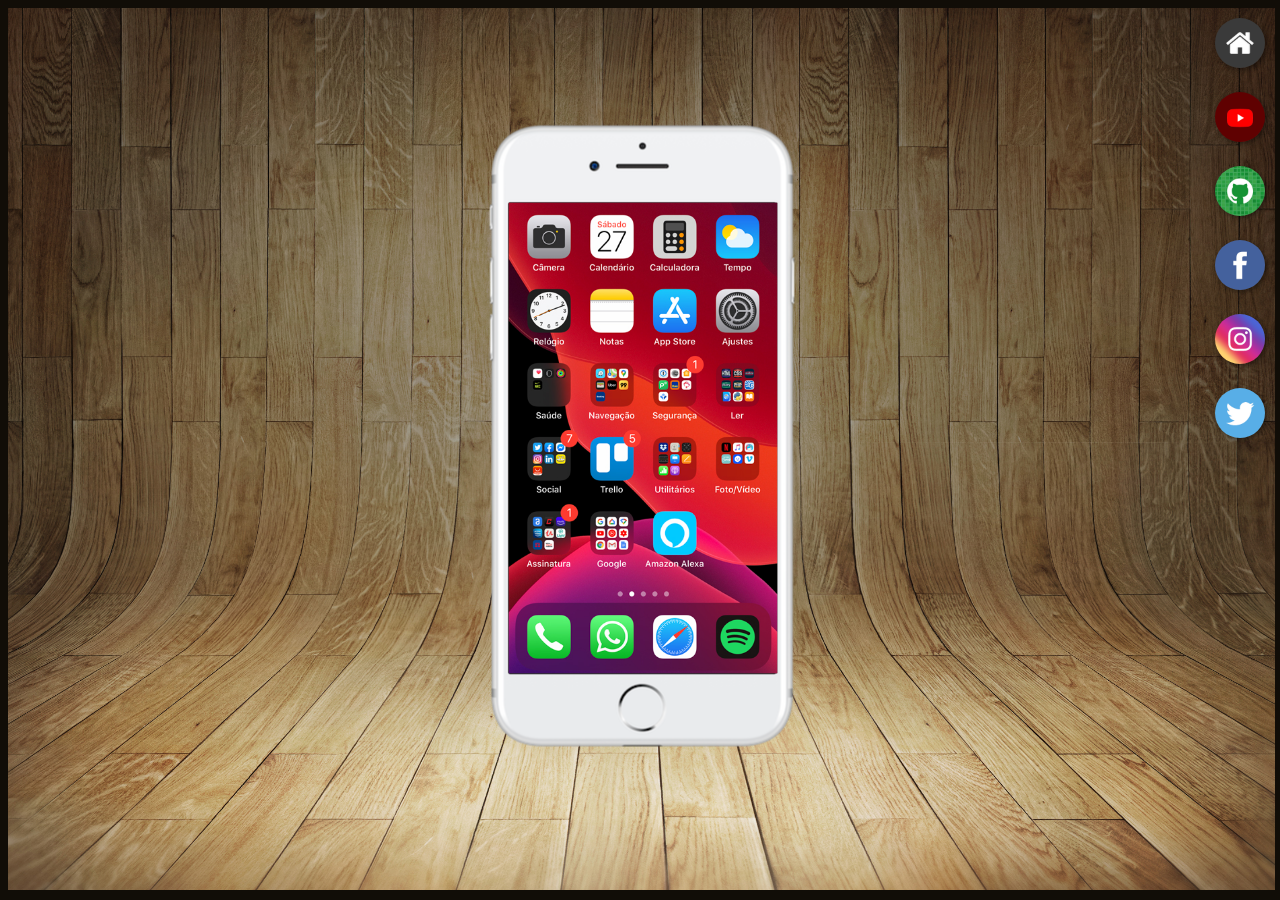
<file: index.html>
<!DOCTYPE html>
<html lang="pt-nr">
<head>
    <meta charset="UTF-8">
    <meta name="viewport" content="width=device-width, initial-scale=1.0">
    <title>Projeto de Redes Sociais</title>
    <link rel="shortcut icon" href="favicon.ico" type="image/x-icon">
    <link rel="stylesheet" href="estilos/style.css">
</head>
<body>
    <main>
        <section id="telefone">
            <iframe src="home.html" frameborder="0" id="tela" name="tela">
                <p>Seu navegador não é compativel.</p>
            </iframe>

        </section>
        <section id="redes-sociais">
            <a href="home.html" target="tela"> <img src="imagens/logo-home.jpg" alt="Home"></a><br> <!--usa o br para quebrar a linha e colocar uma imagem embaixo da outra, na proxima linha no caso-->
            <a href="youtube.html" target="tela"><img src="imagens/logo-youtube.jpg" alt="youtube"></a><br>
            <a href="github.html" target="tela"><img src="imagens/logo-github.jpg" alt="GitHub"></a><br>
            <a href="facebook.html" target="tela"><img src="imagens/logo-facebook.jpg" alt=""></a><br>
            <a href="instagram.html" target="tela"><img src="imagens/logo-instagram.jpg" alt="Instagram"></a><br>
            <a href="twitter.html" target="tela"><img src="imagens/logo-twitter.jpg" alt="Twitter"></a>
        </section>
    </main>
    
</body>
</html><br>
</file>
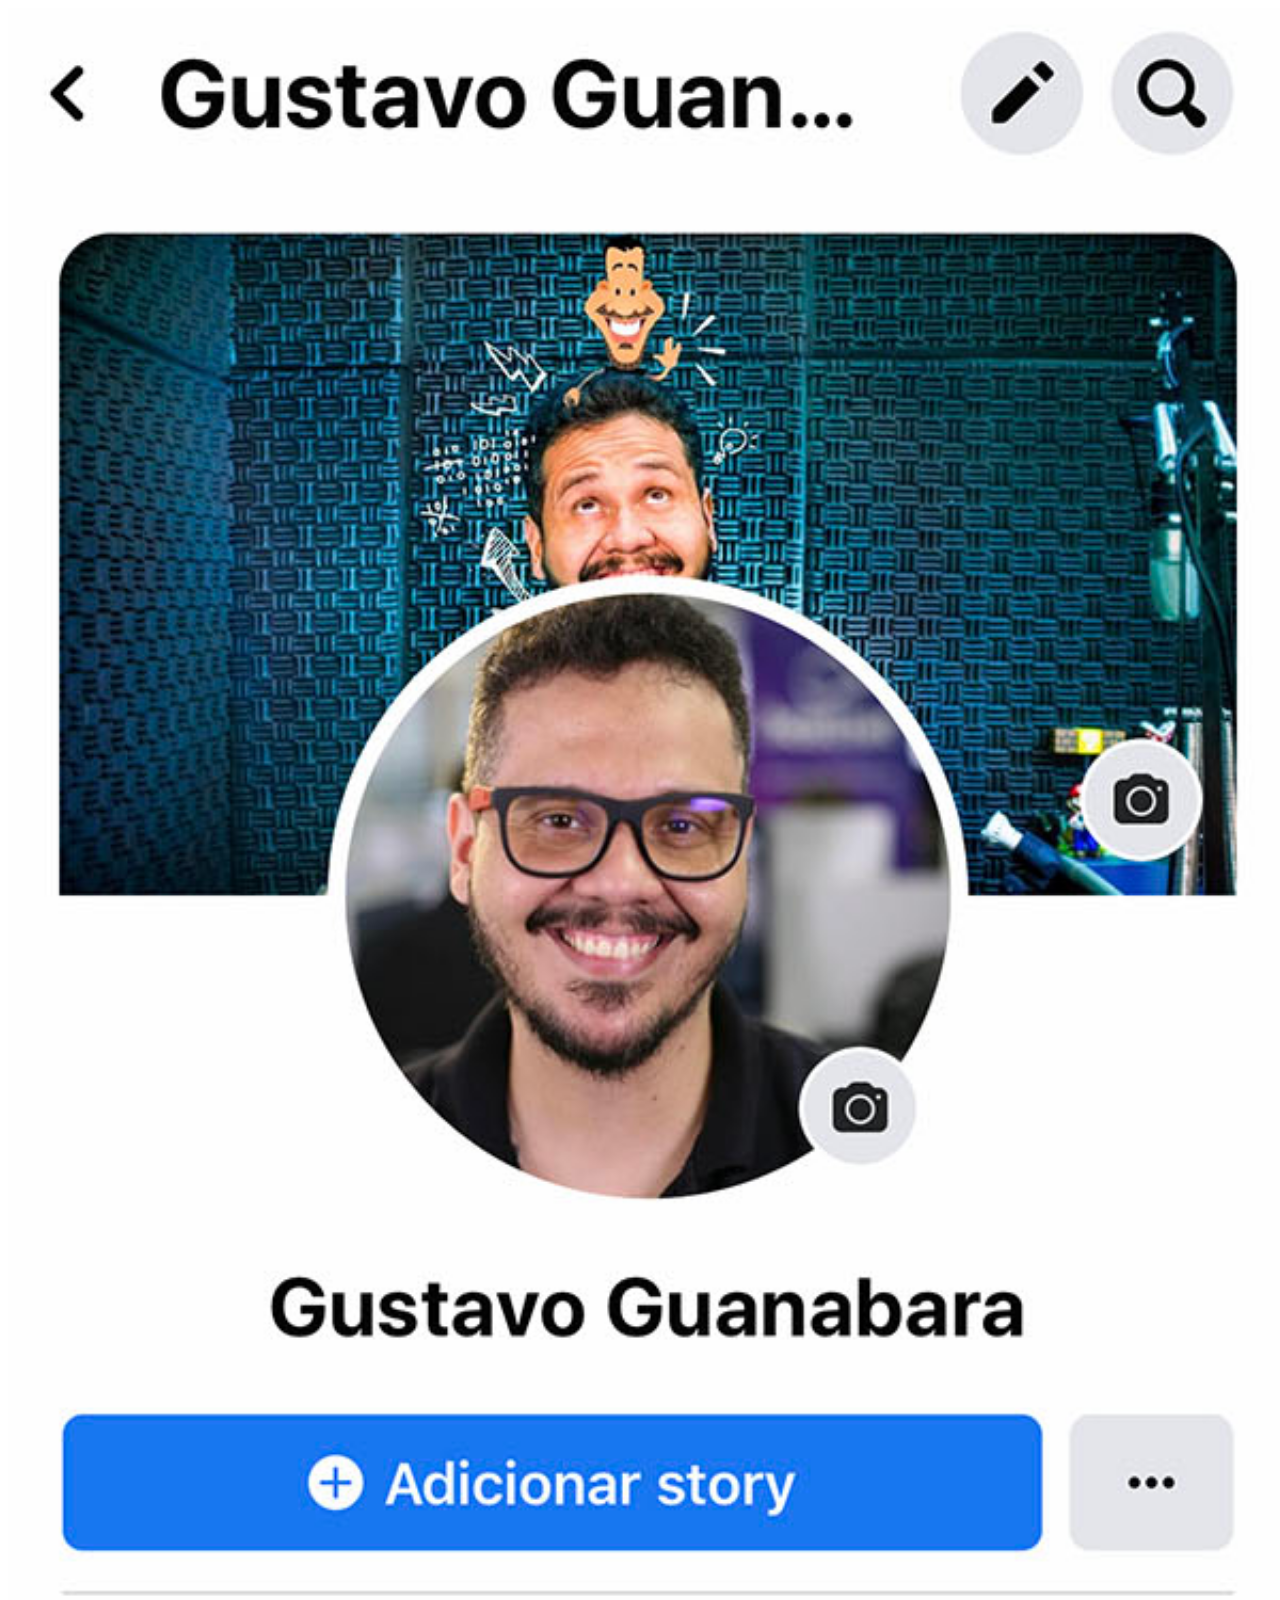
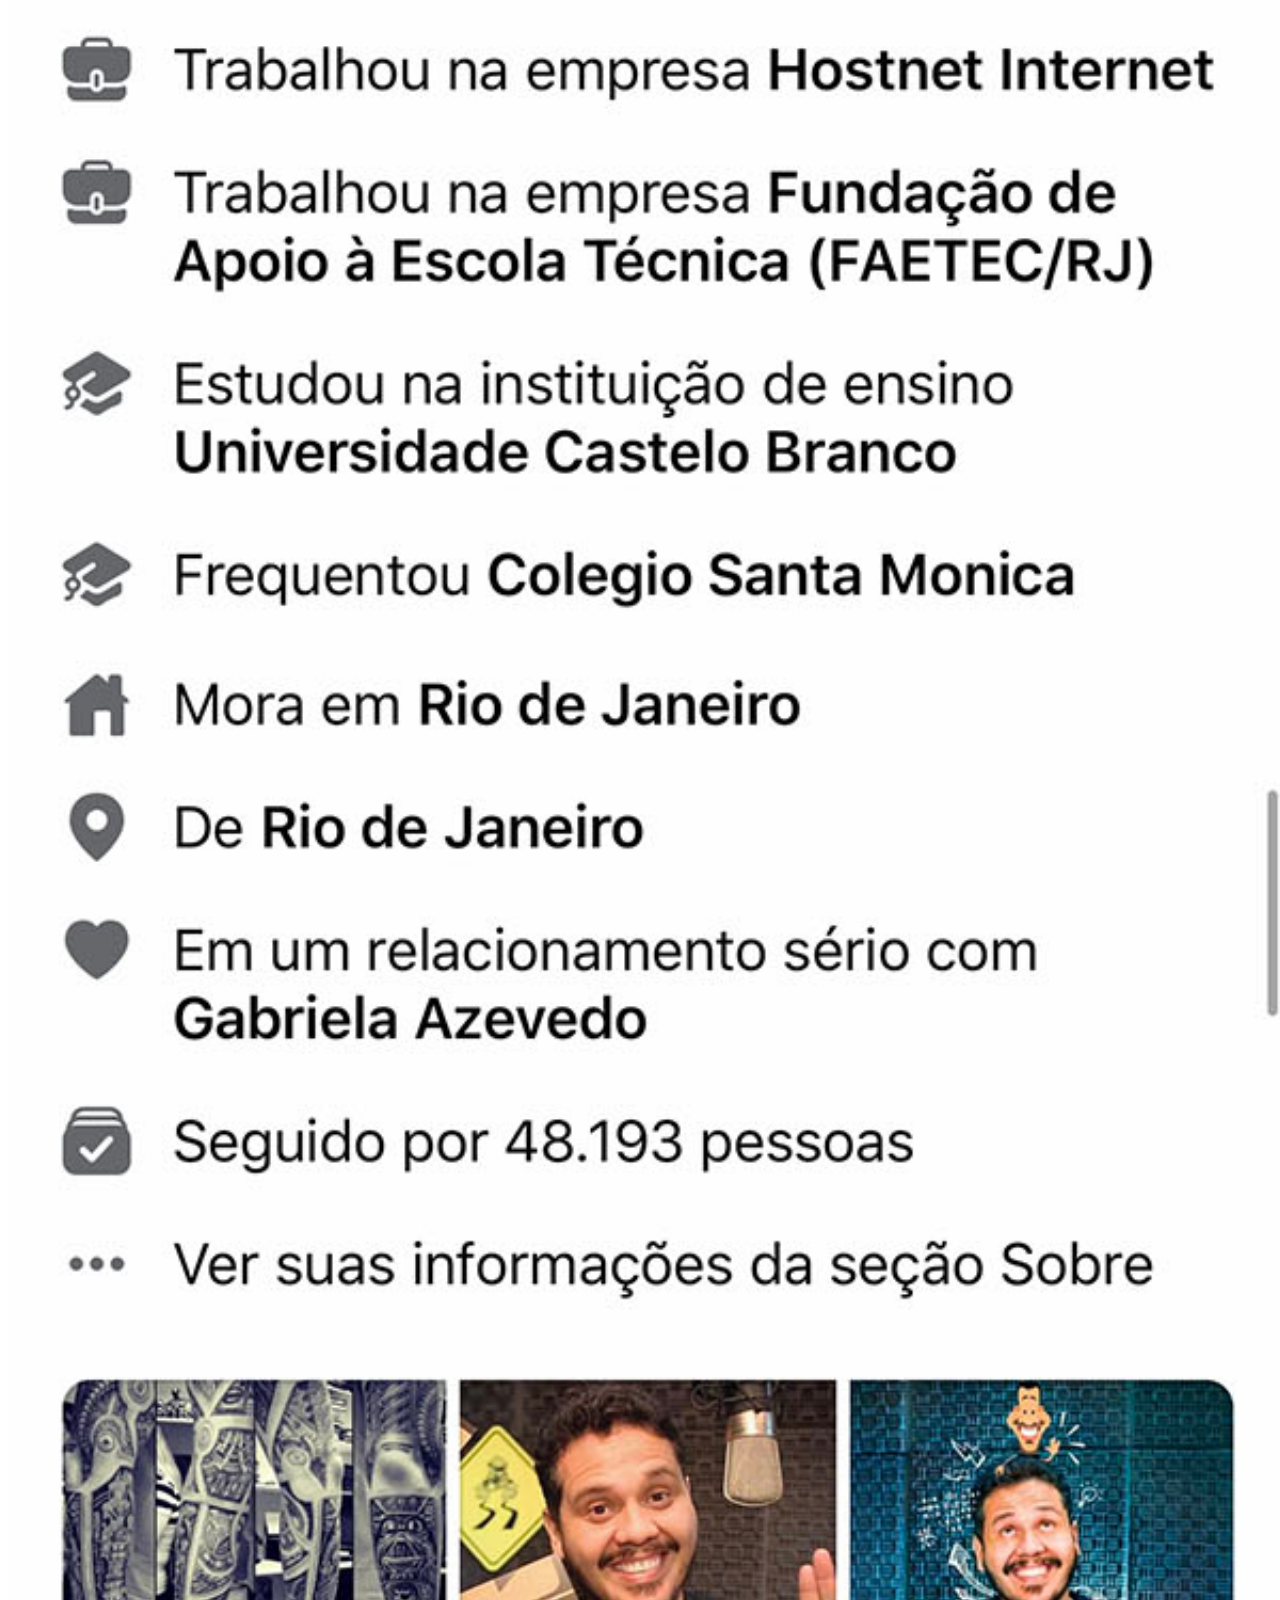
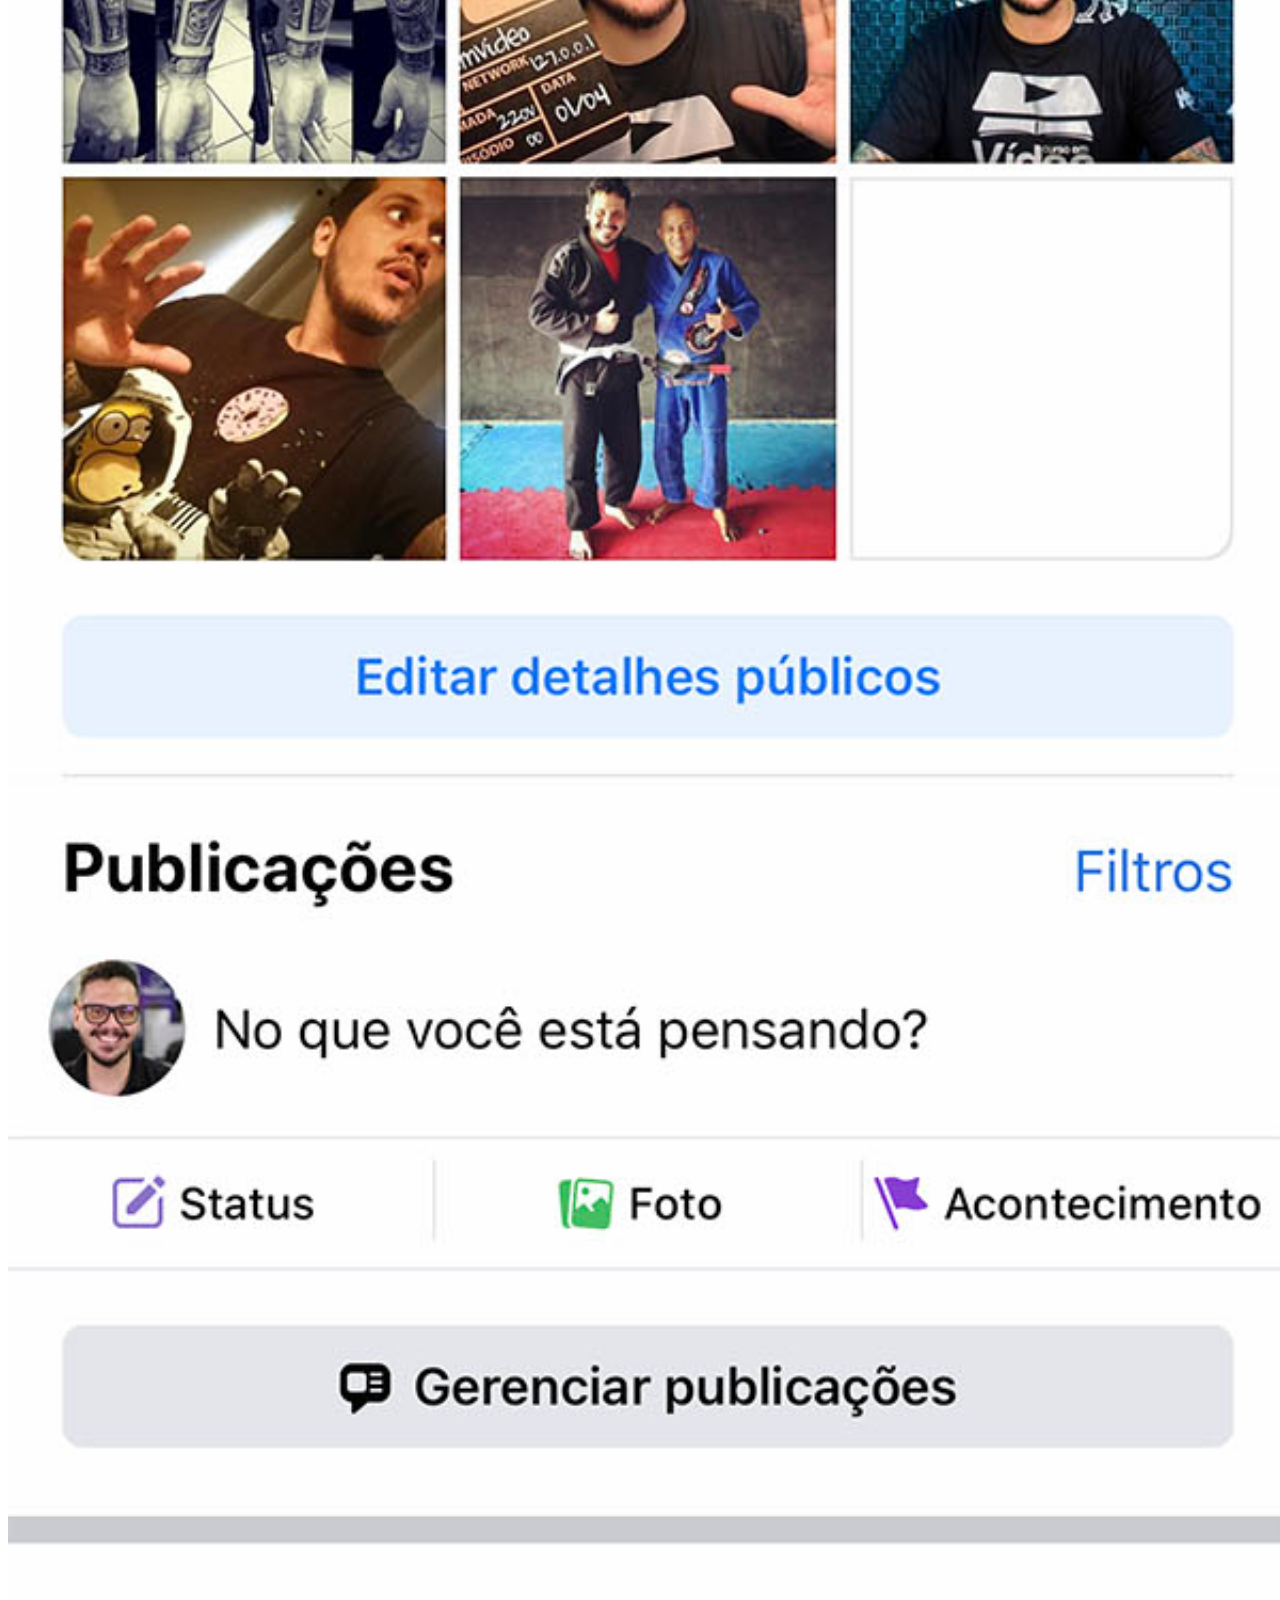
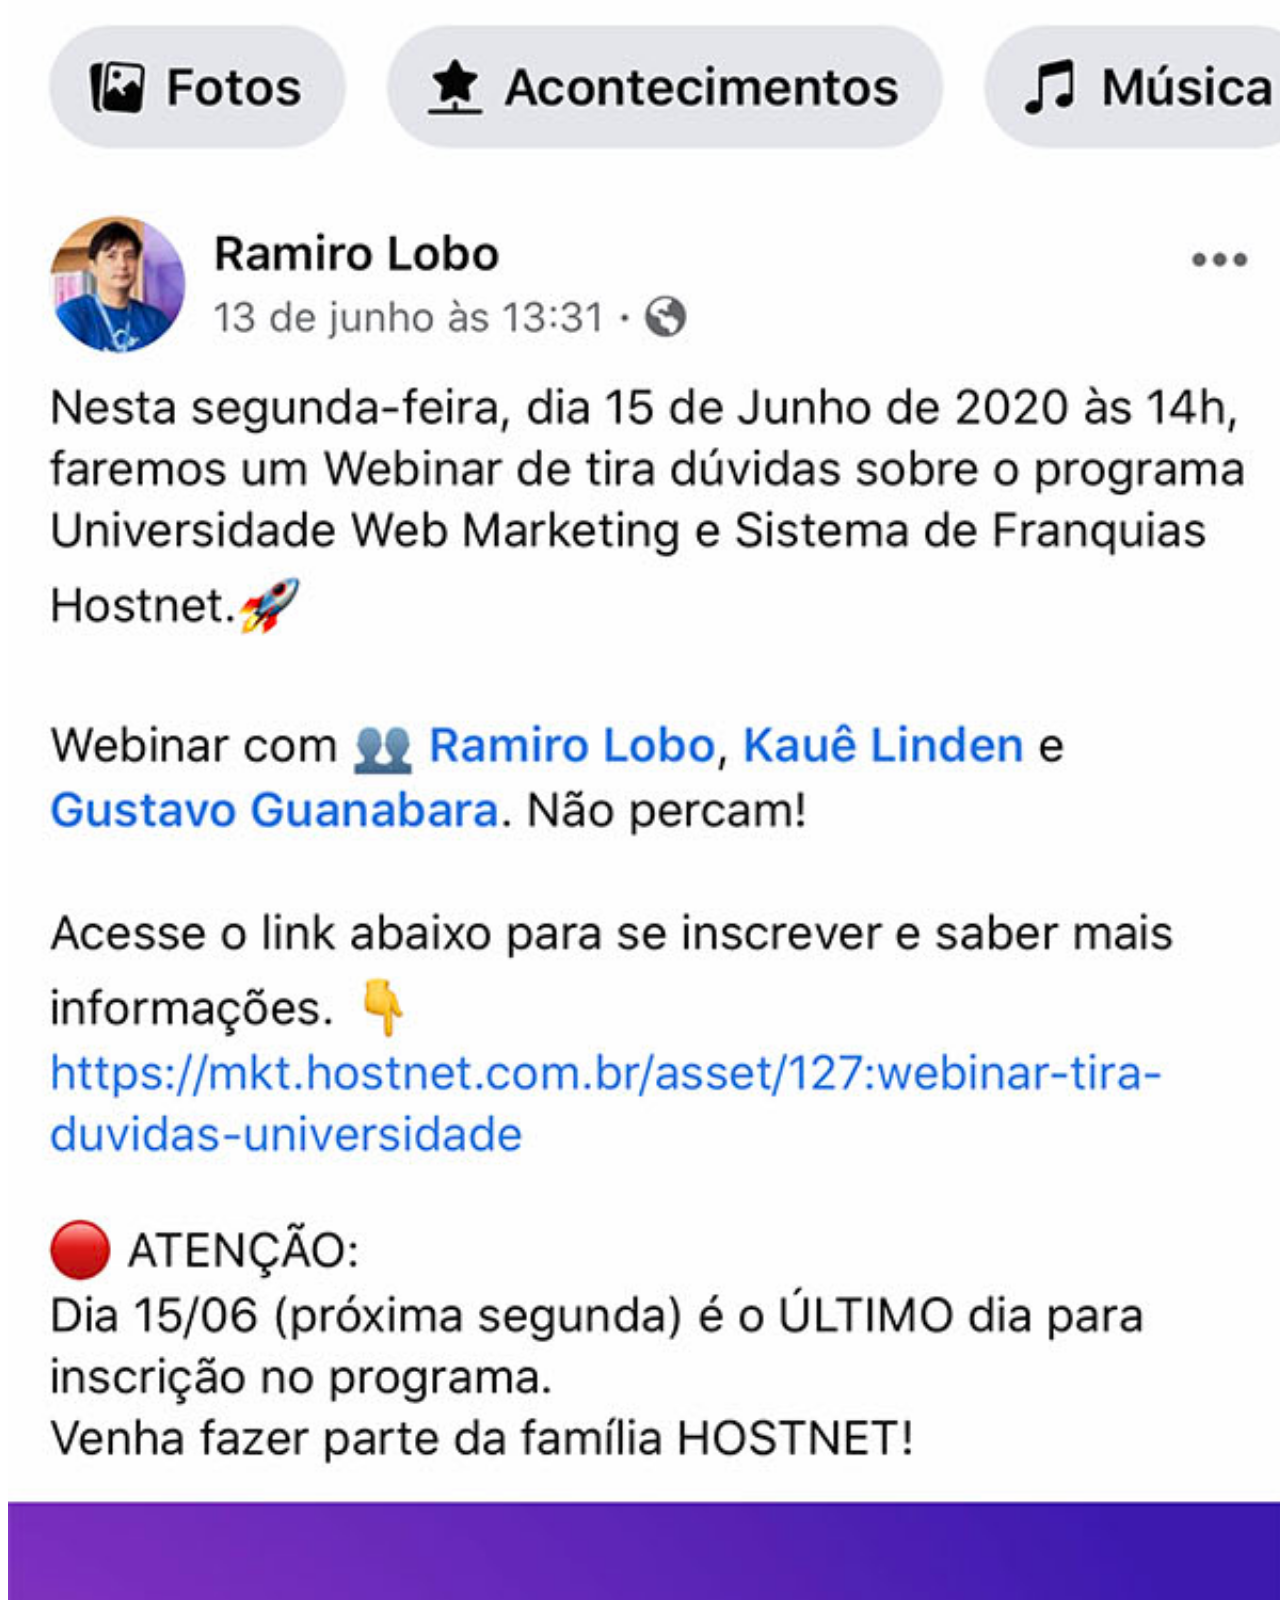
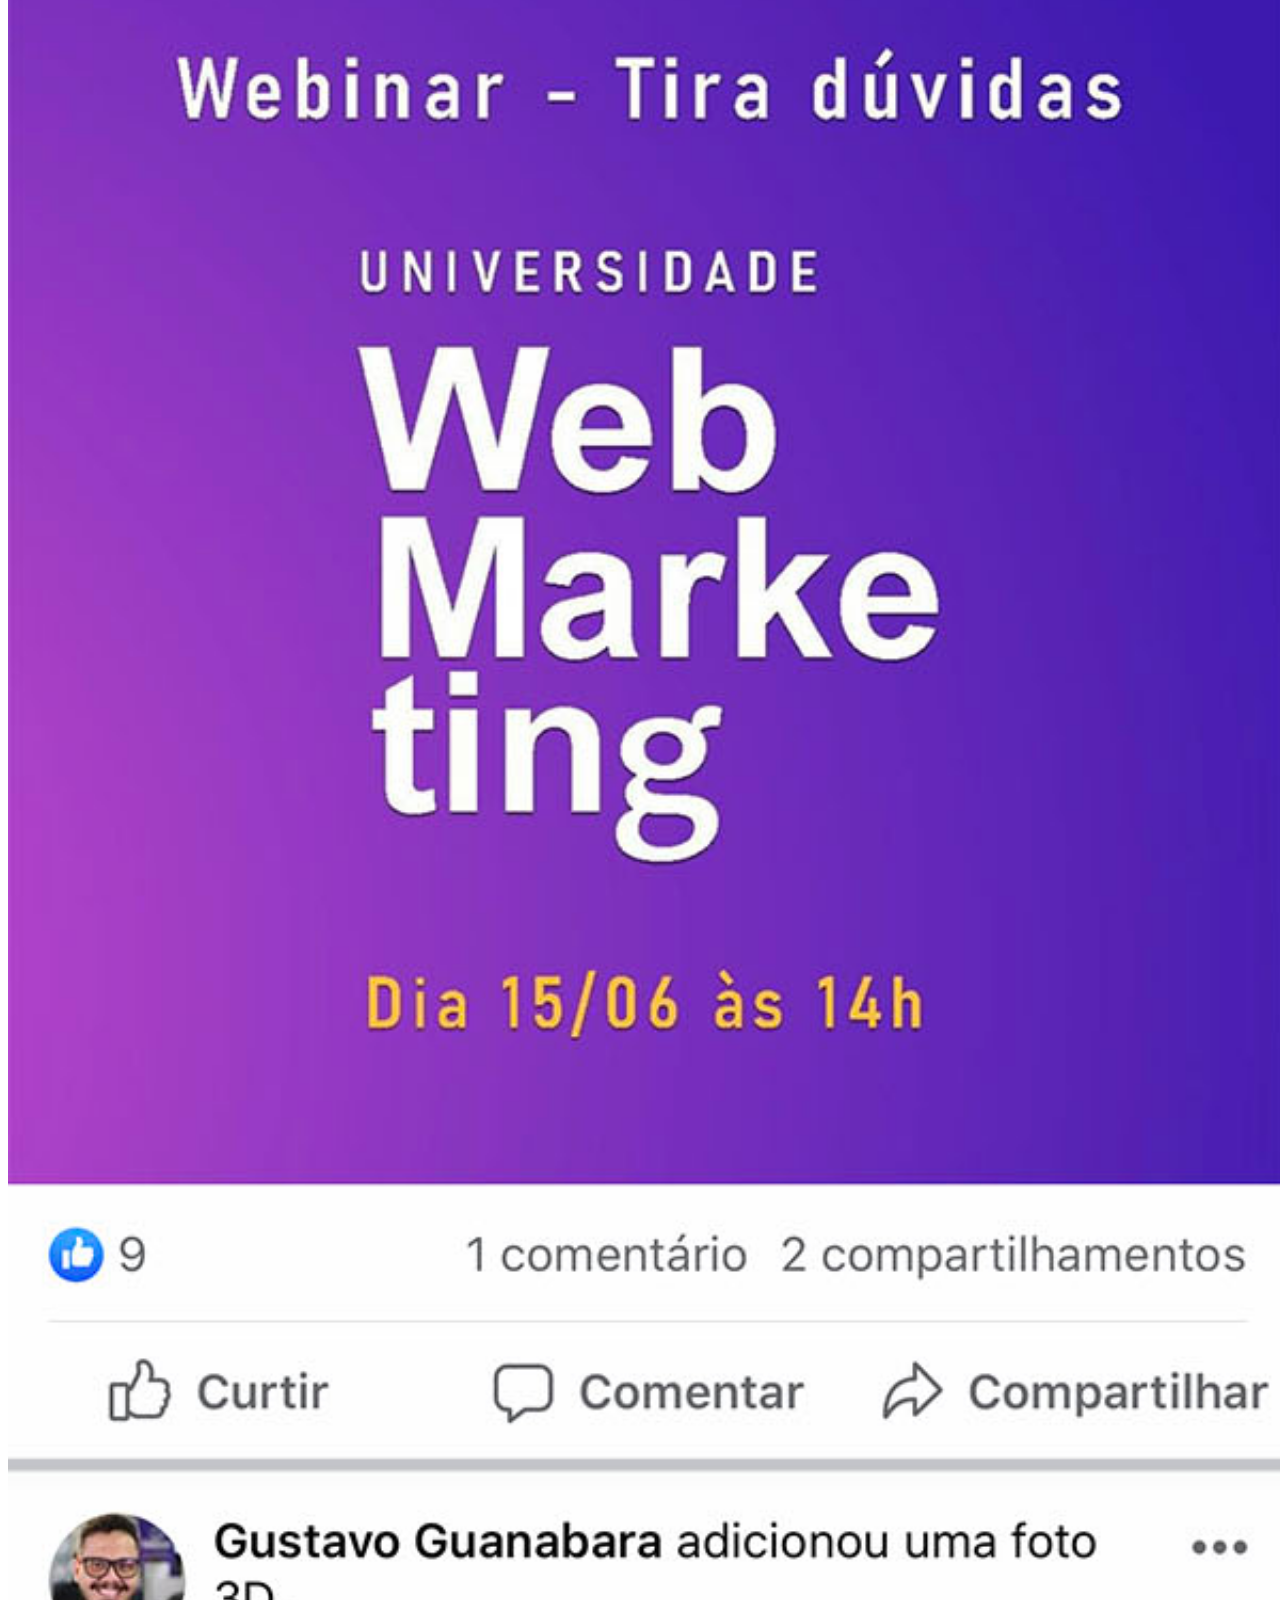
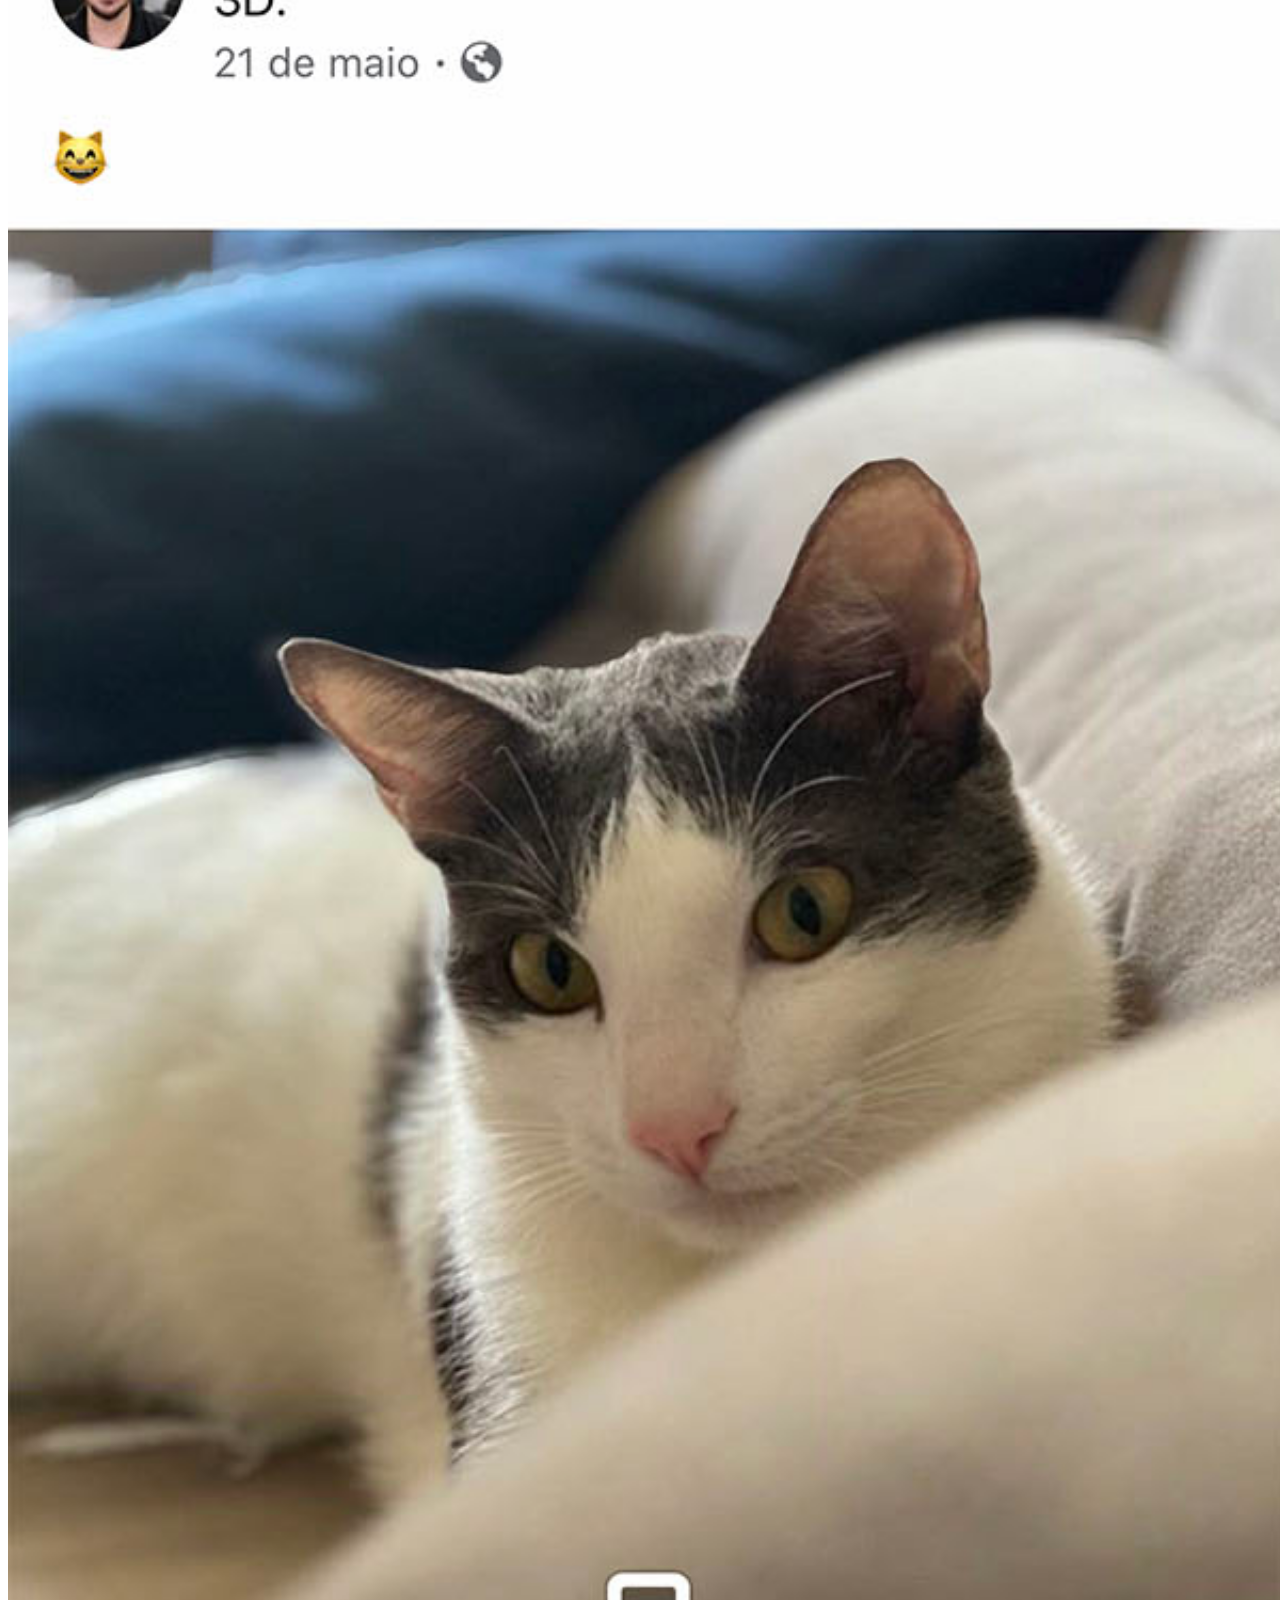
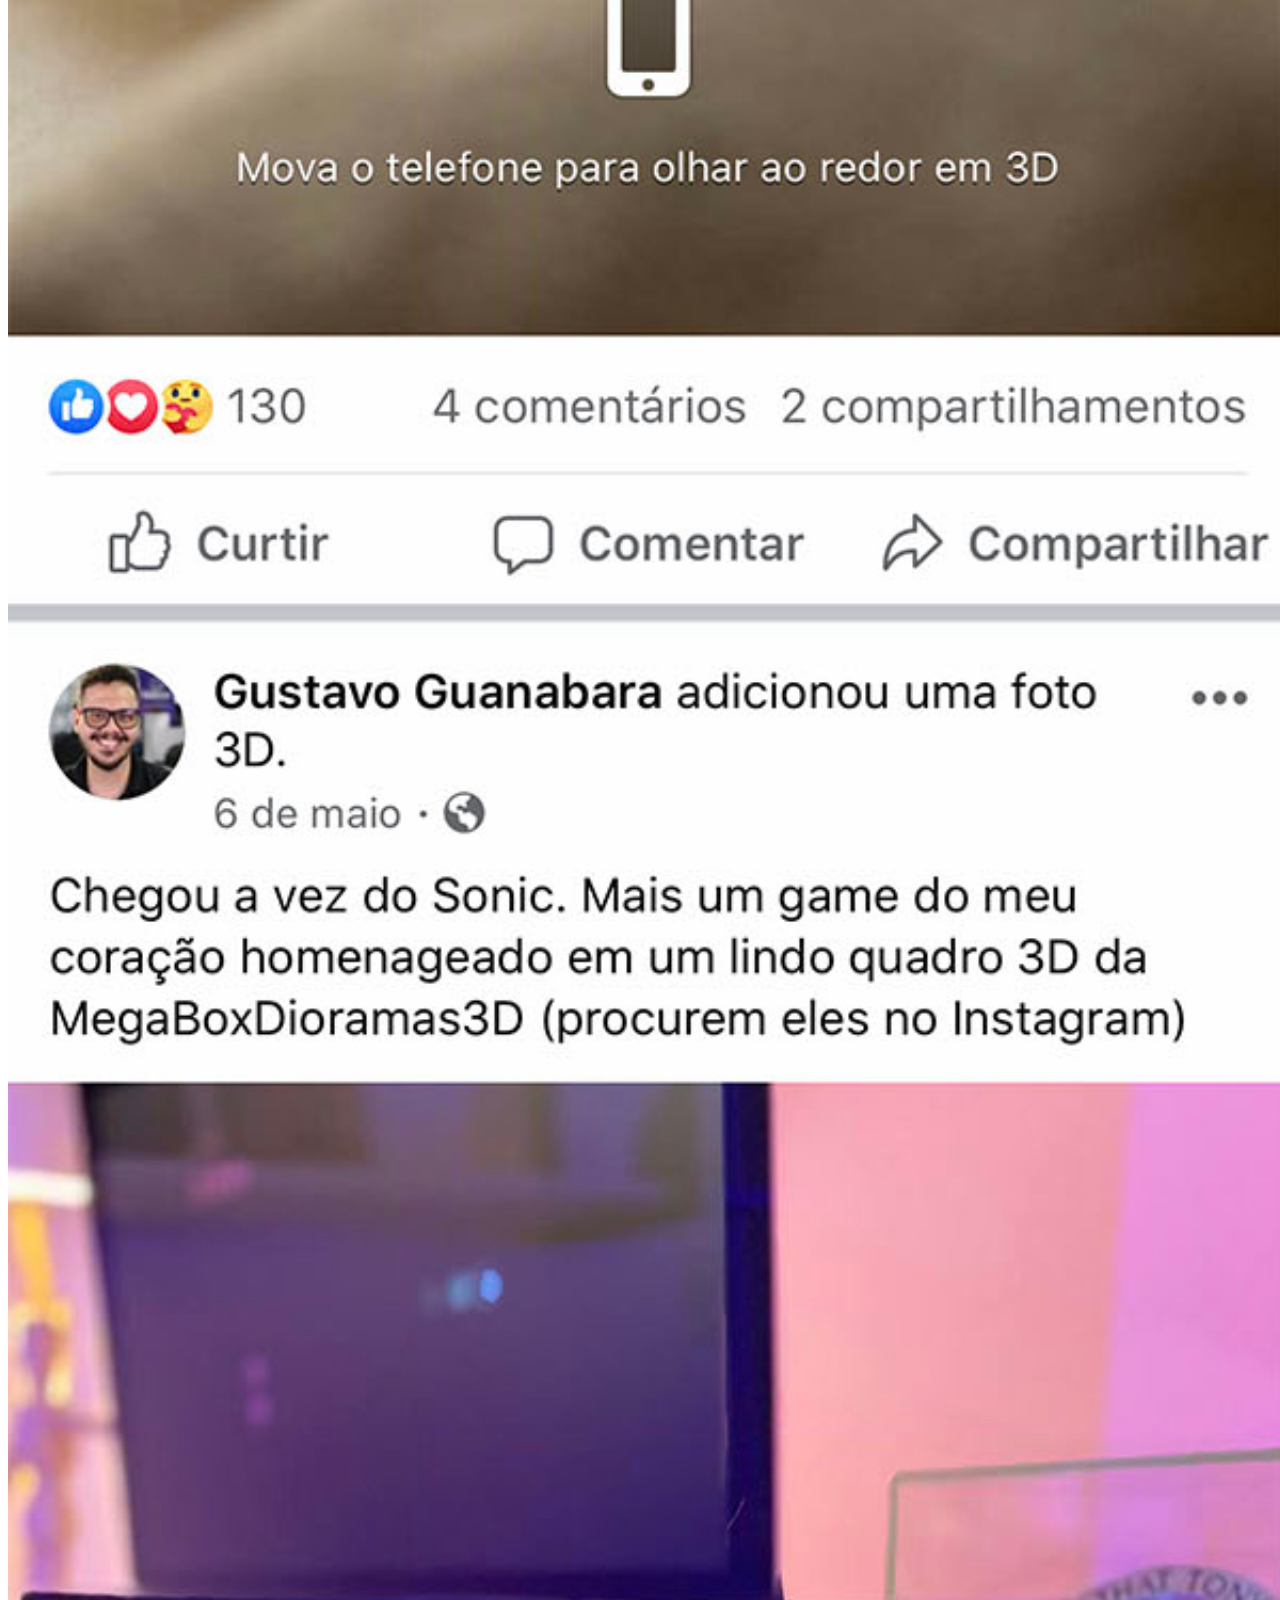
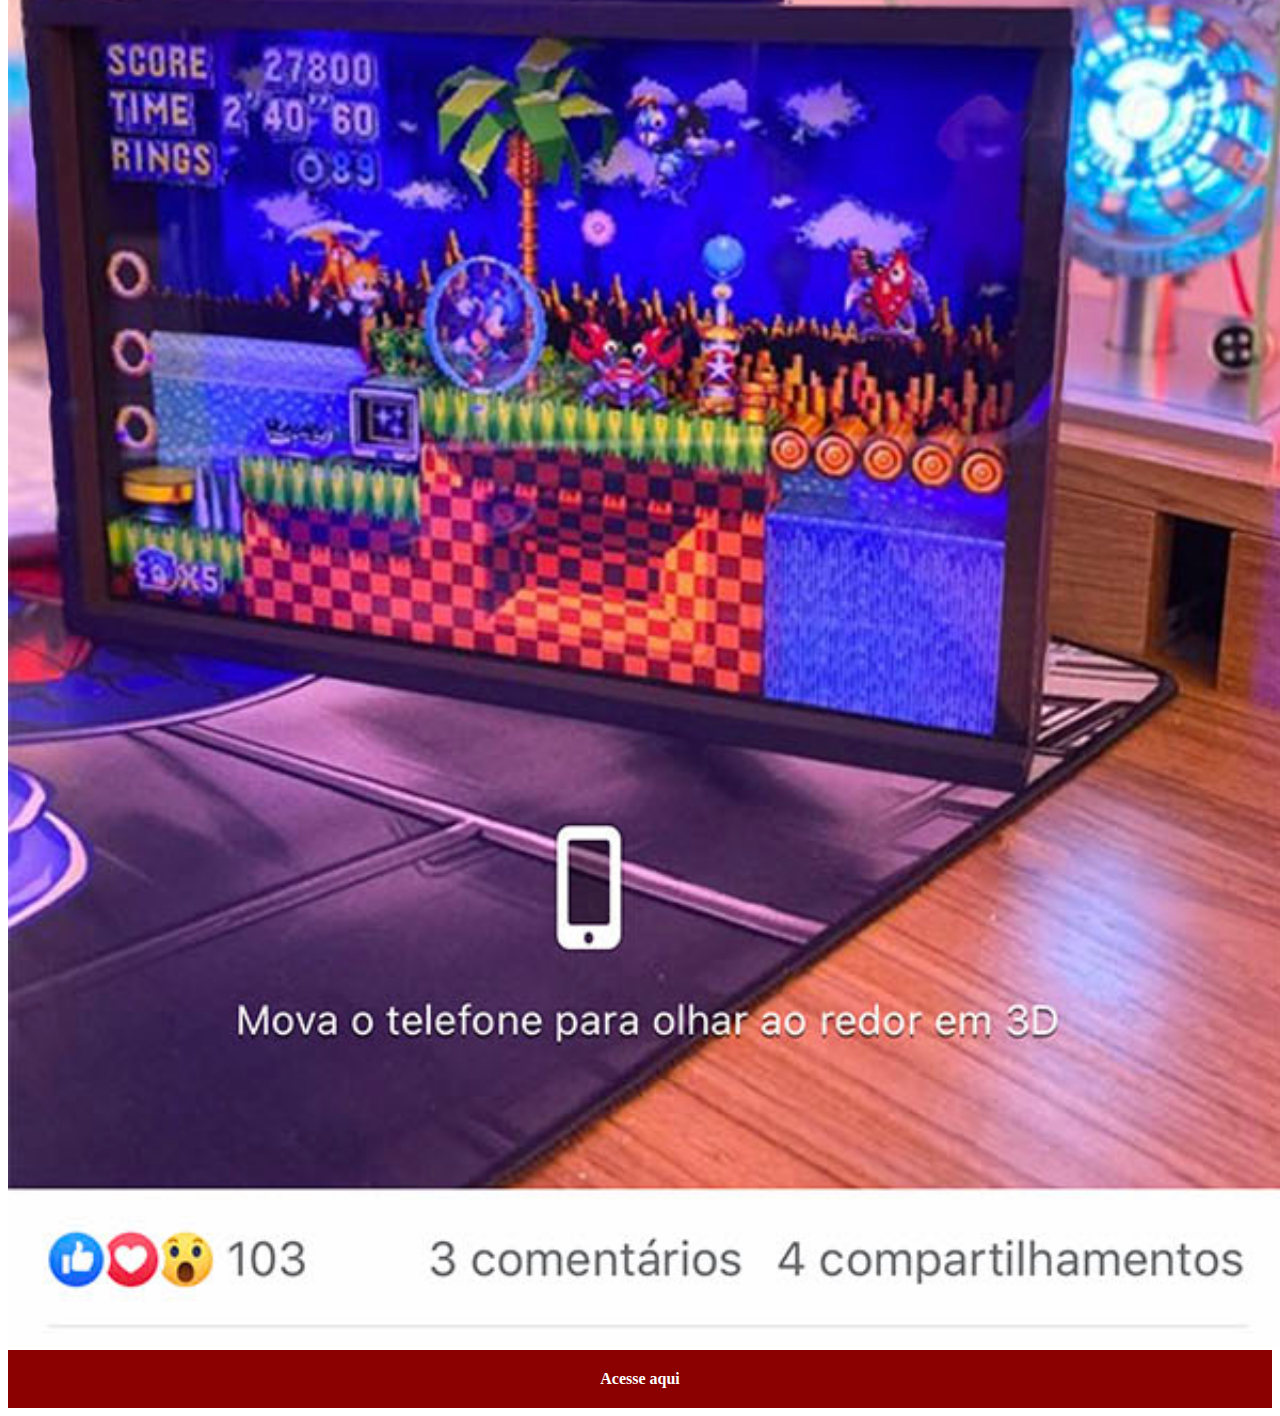
<file: facebook.html>
<!DOCTYPE html>
<html lang="pt-br">
<head>
    <meta charset="UTF-8">
    <meta name="viewport" content="width=device-width, initial-scale=1.0">
    <title>Facebook</title>
    <link rel="stylesheet" href="estilos/social.css">
</head>
<body>
    <img src="imagens/tela-facebook.jpg" alt="Facebook">
    <a href="https://www.facebook.com/gustavoguanabara" target="_blank">Acesse aqui</a>
    
</body>
</html>
</file>
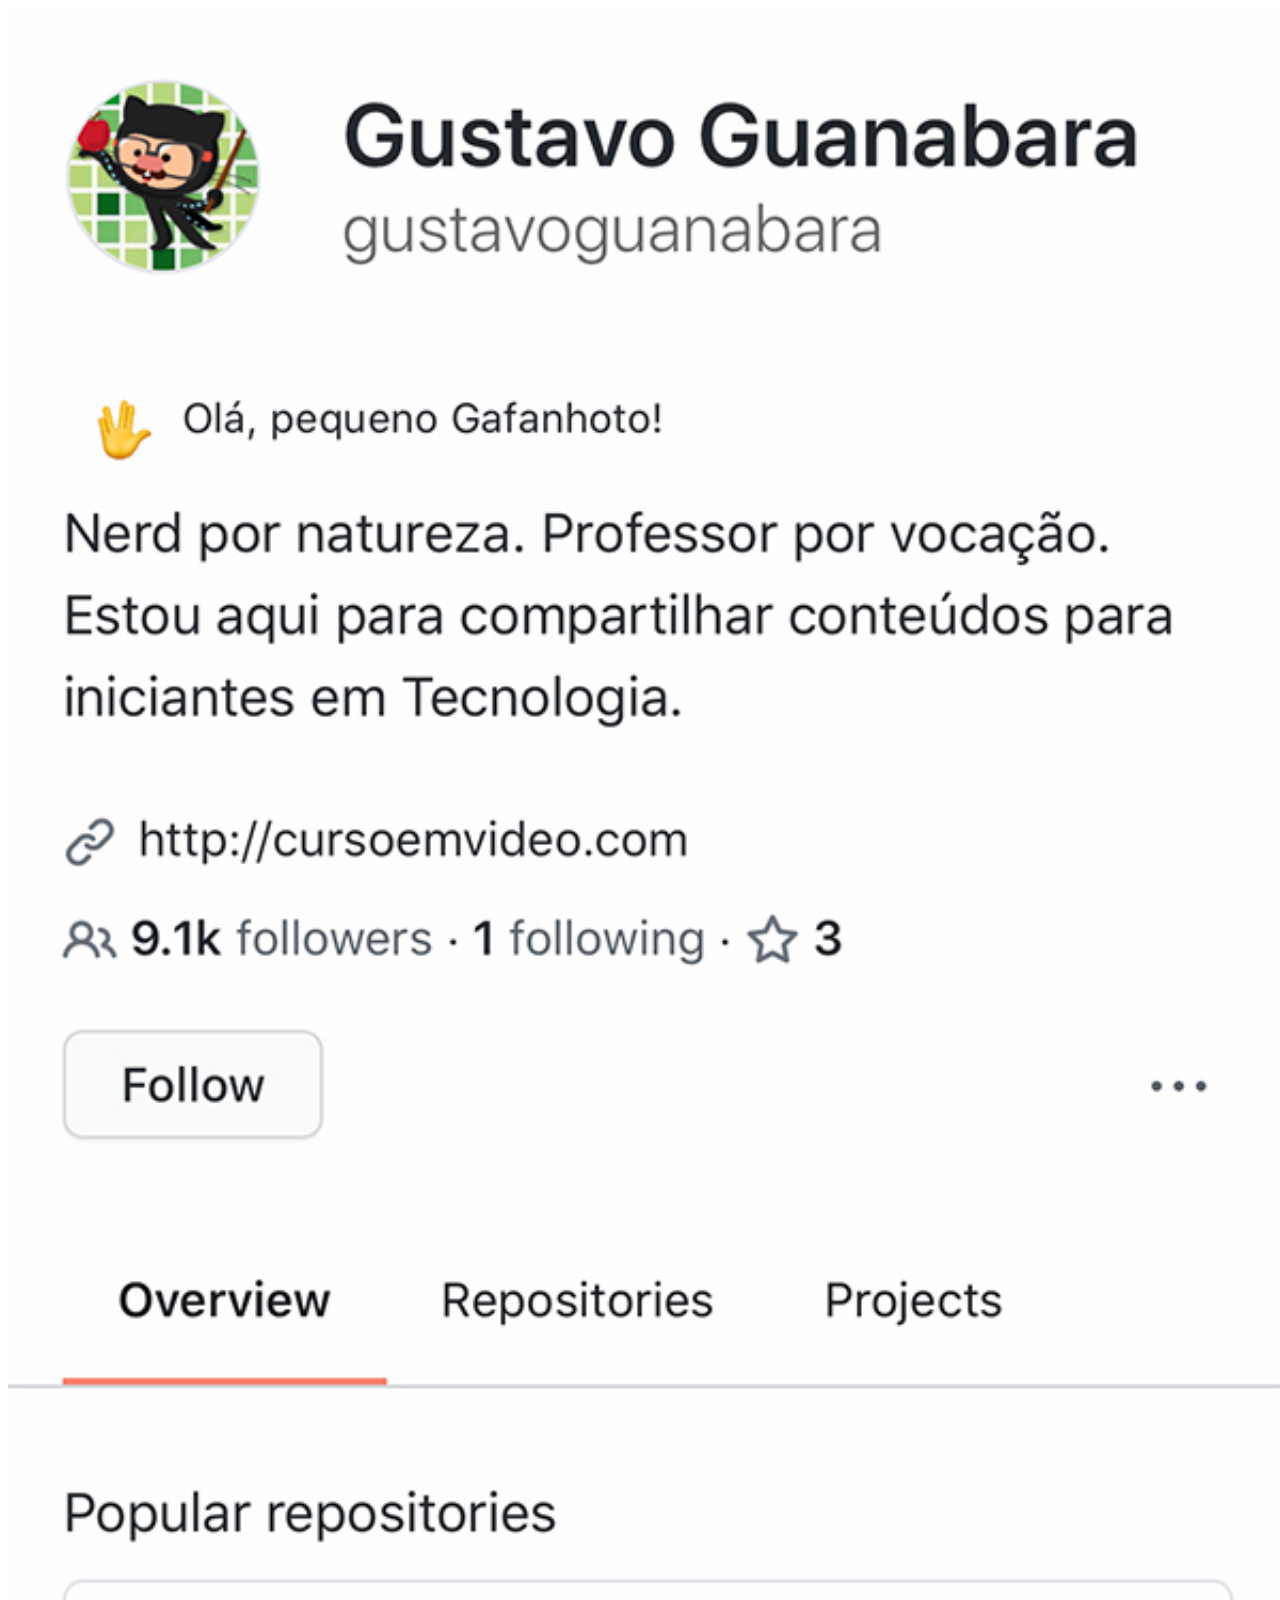
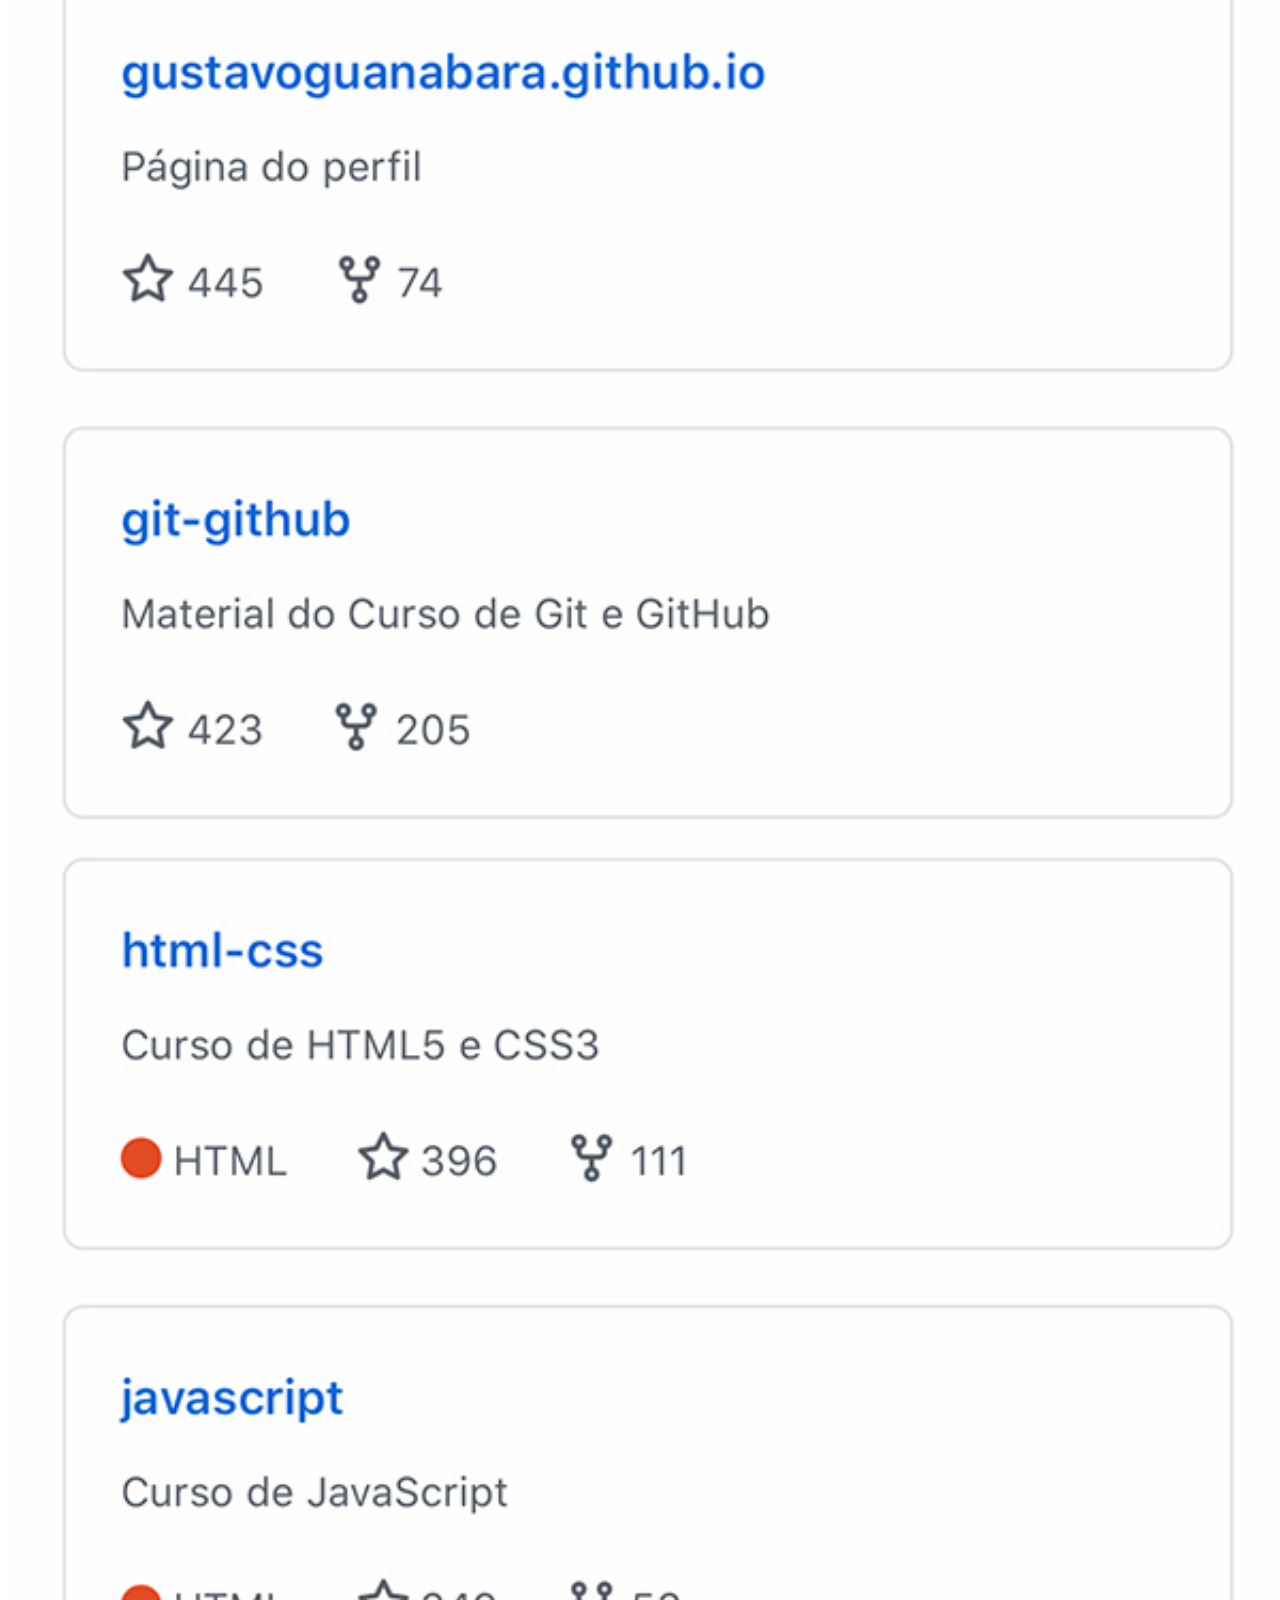
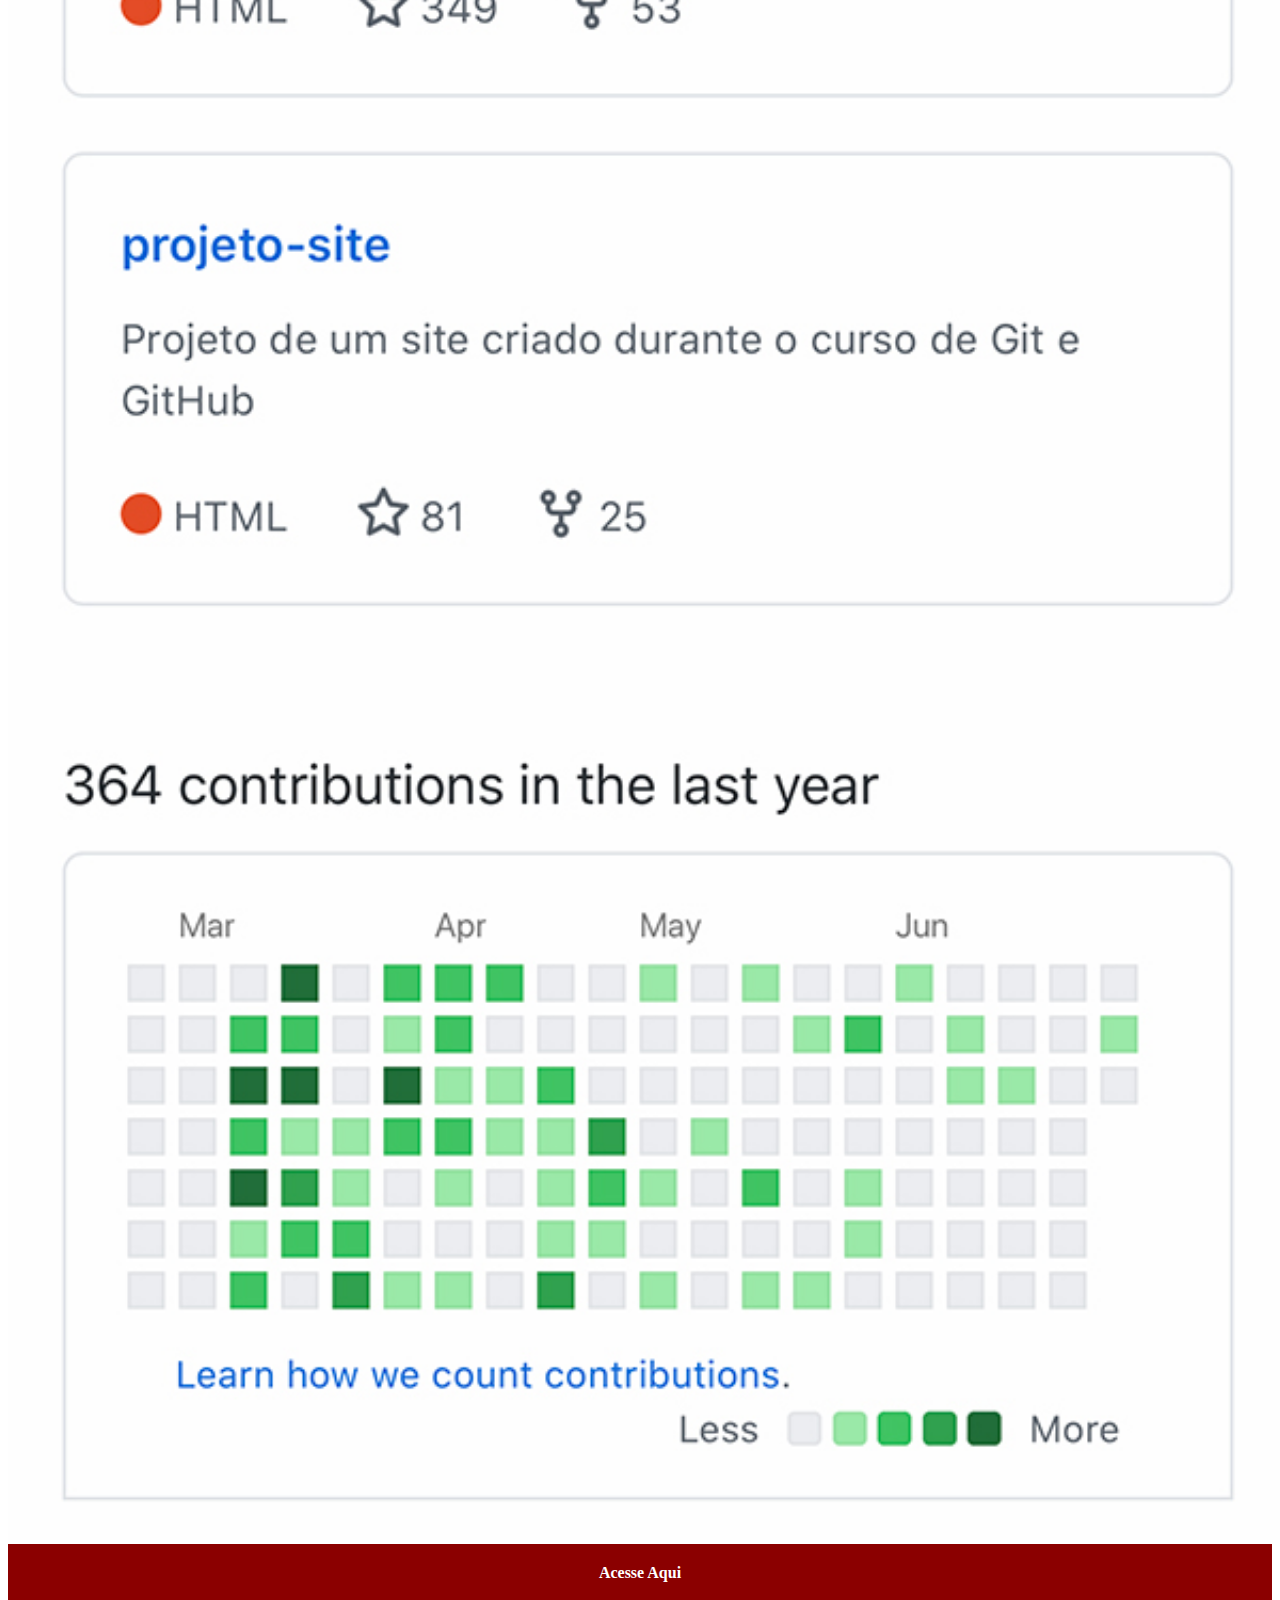
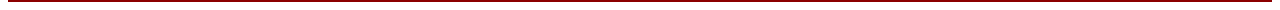
<file: github.html>
<!DOCTYPE html>
<html lang="pt-br">
<head>
    <meta charset="UTF-8">
    <meta name="viewport" content="width=device-width, initial-scale=1.0">
    <title>GitHub</title>
    <link rel="stylesheet" href="estilos/social.css">
</head>
<body>
    <img src="imagens/tela-github.jpg" alt="GitHub">
    <a href="https://github.com/gustavoguanabara" target="_blank">Acesse Aqui</a>
    
</body>
</html>
</file>
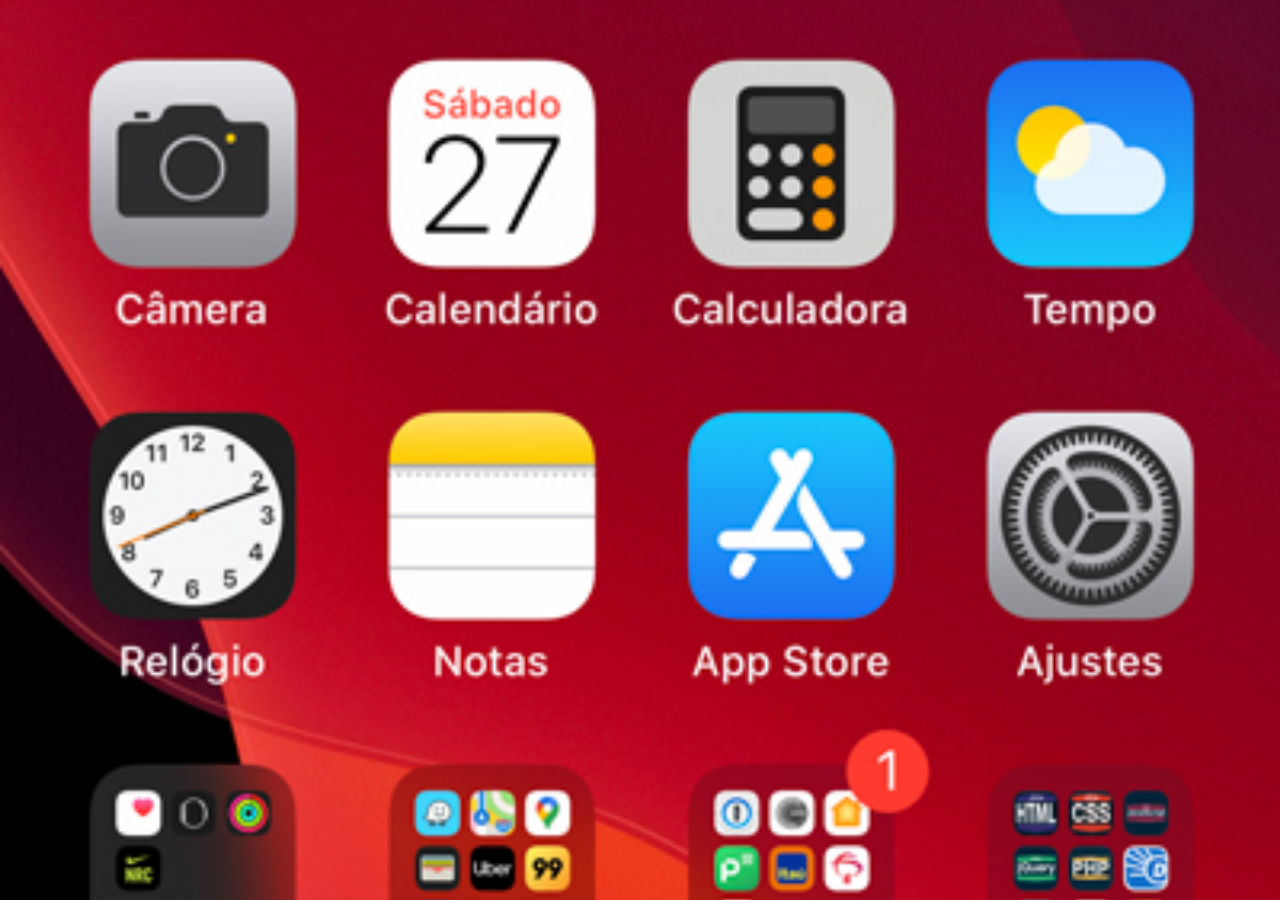
<file: home.html>
<!DOCTYPE html>
<html lang="pt-br">
<head>
    <meta charset="UTF-8">
    <meta name="viewport" content="width=device-width, initial-scale=1.0">
    <title>home</title>
</head>
<style>
    * {
        margin: 0px;
        padding: 0px;
    }

    body {
        width: 100vw;
        height: 100vh;
        background: black url('imagens/tela-home.jpg') no-repeat top center;
        background-size: cover;
    }
</style>
<body>

    
</body>
</html>
</file>
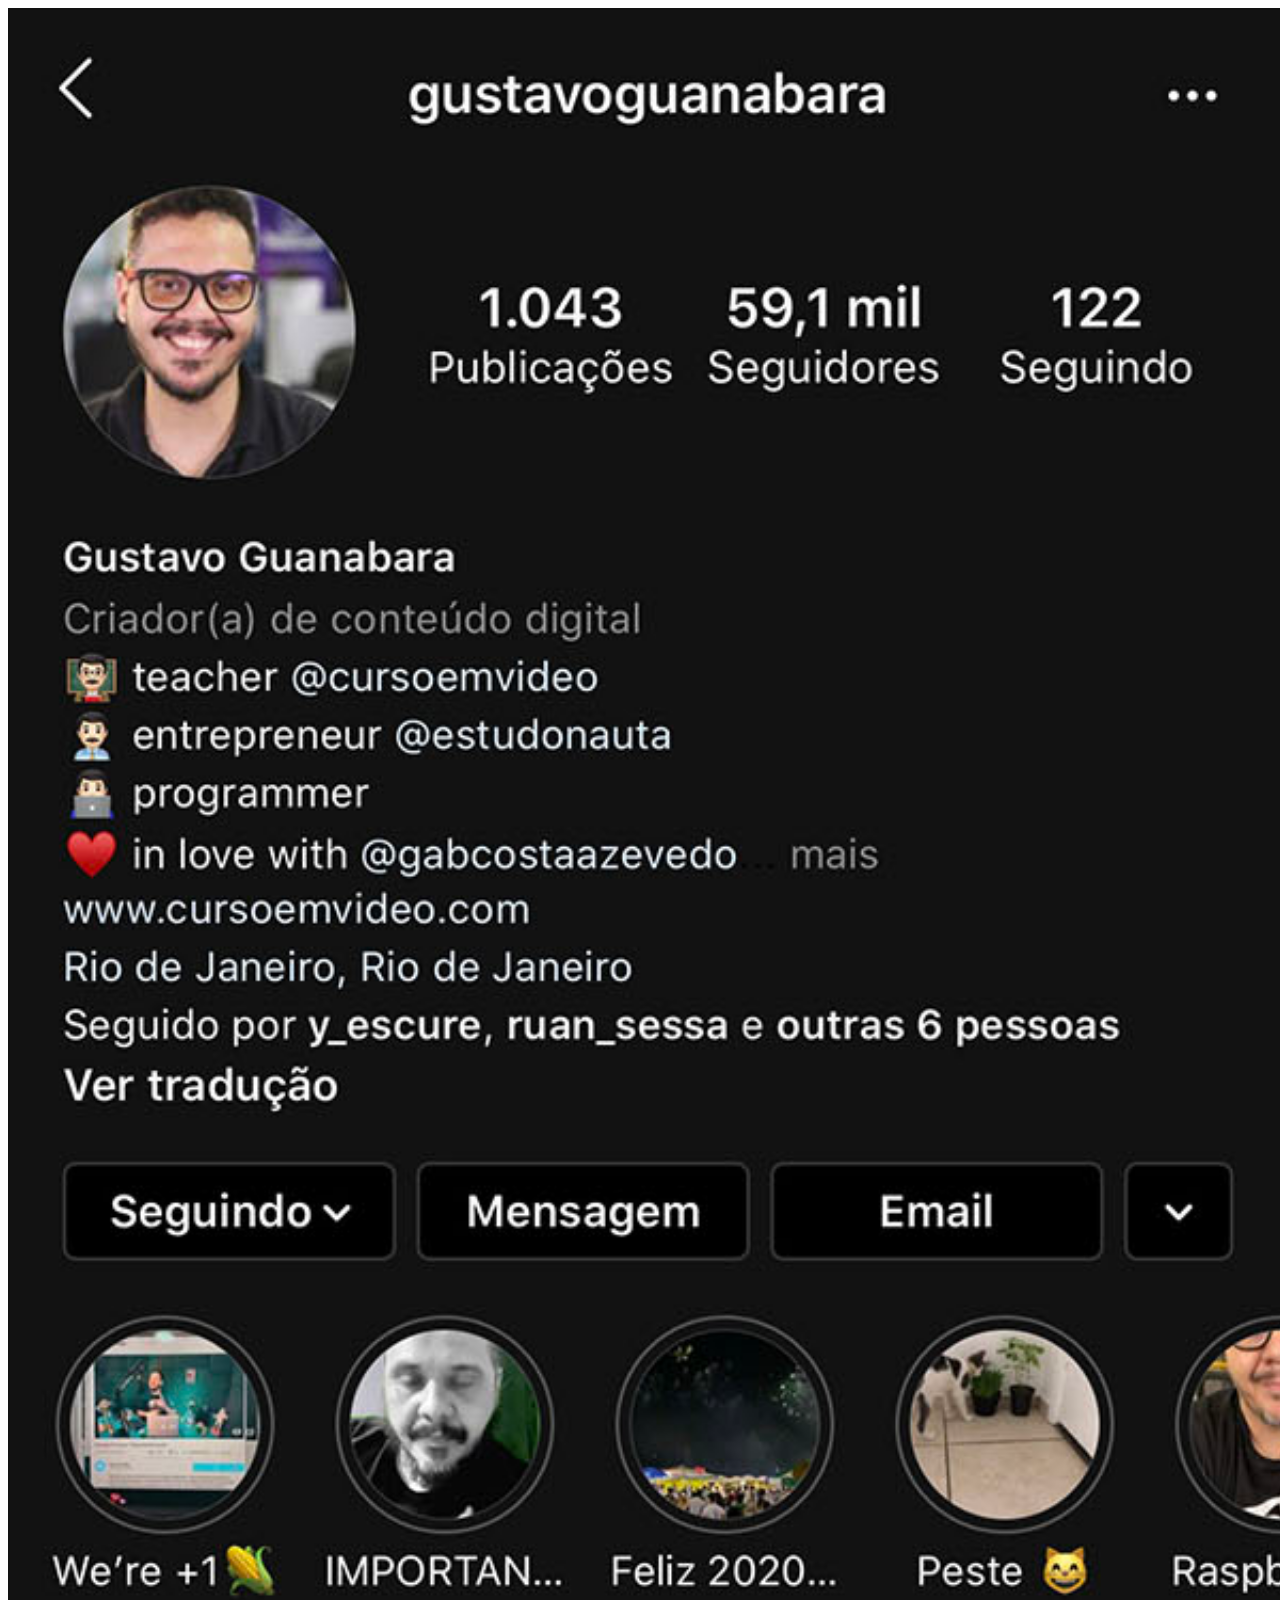
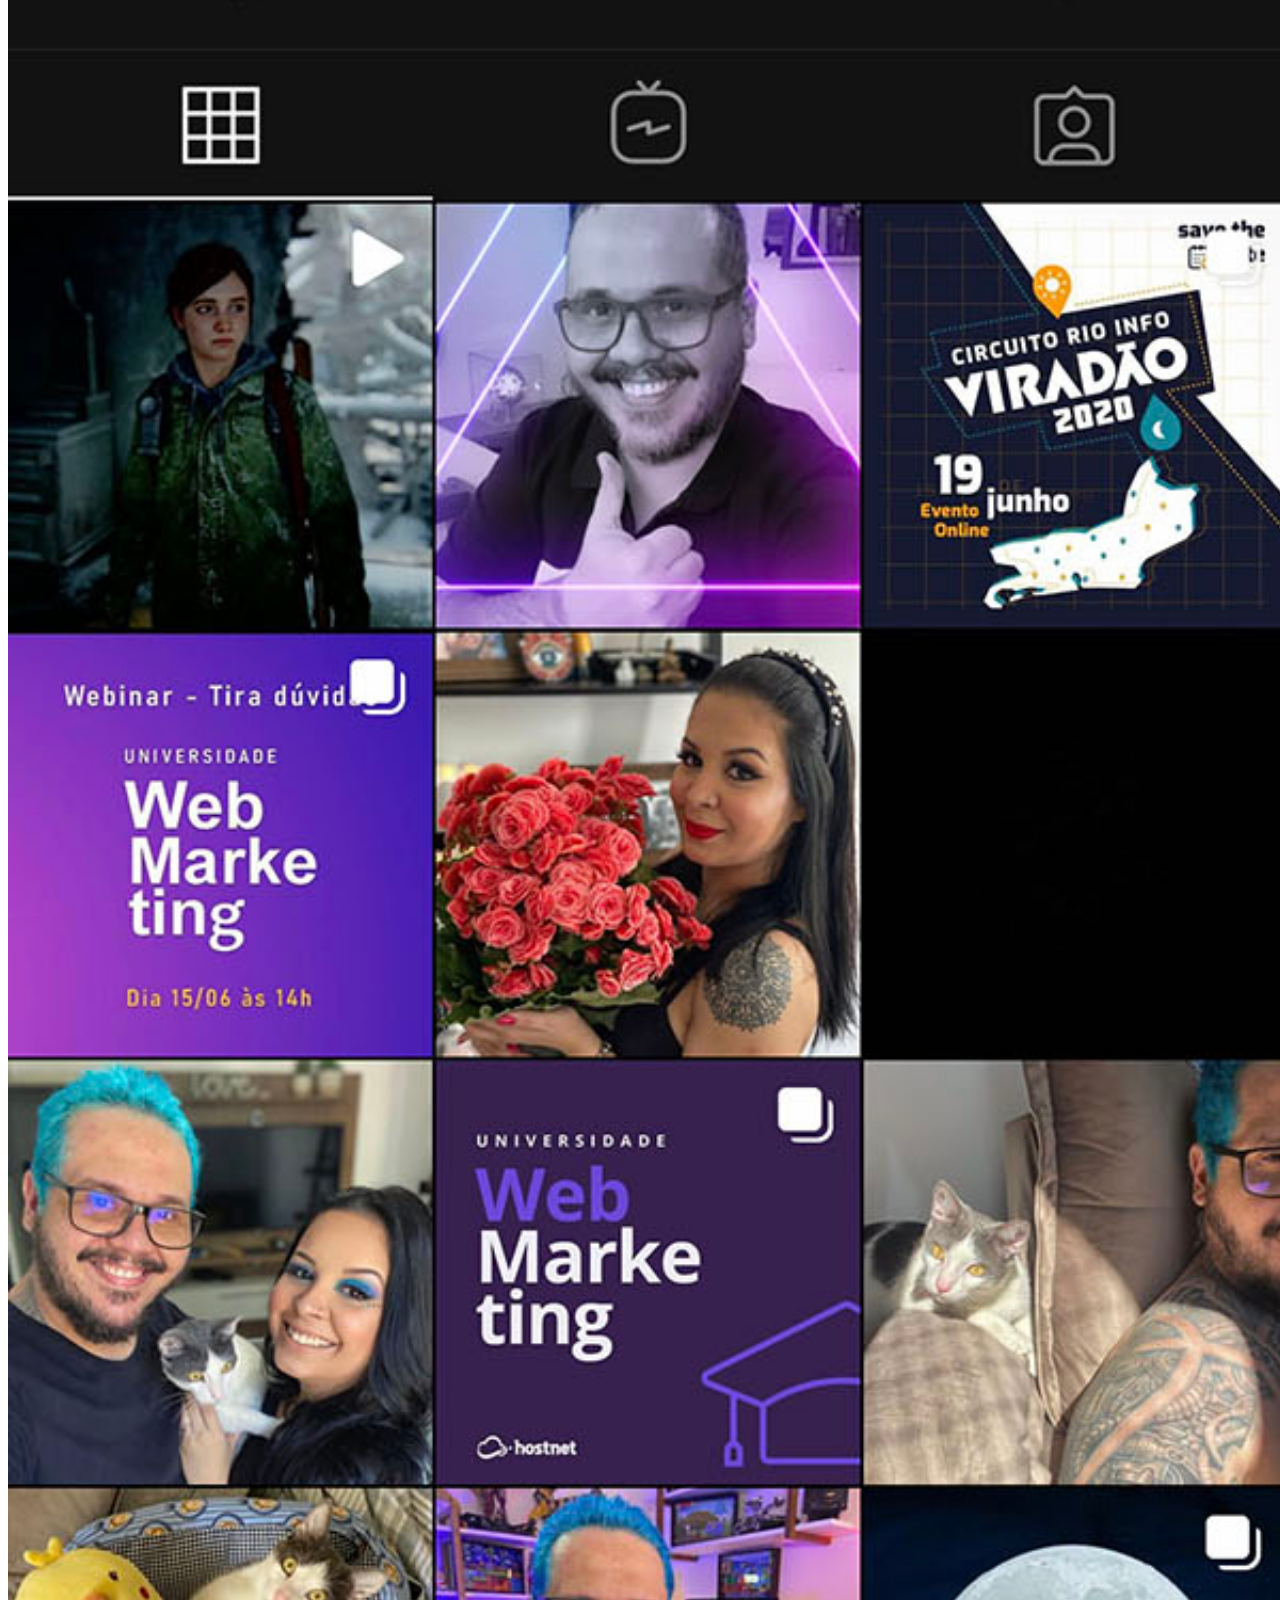
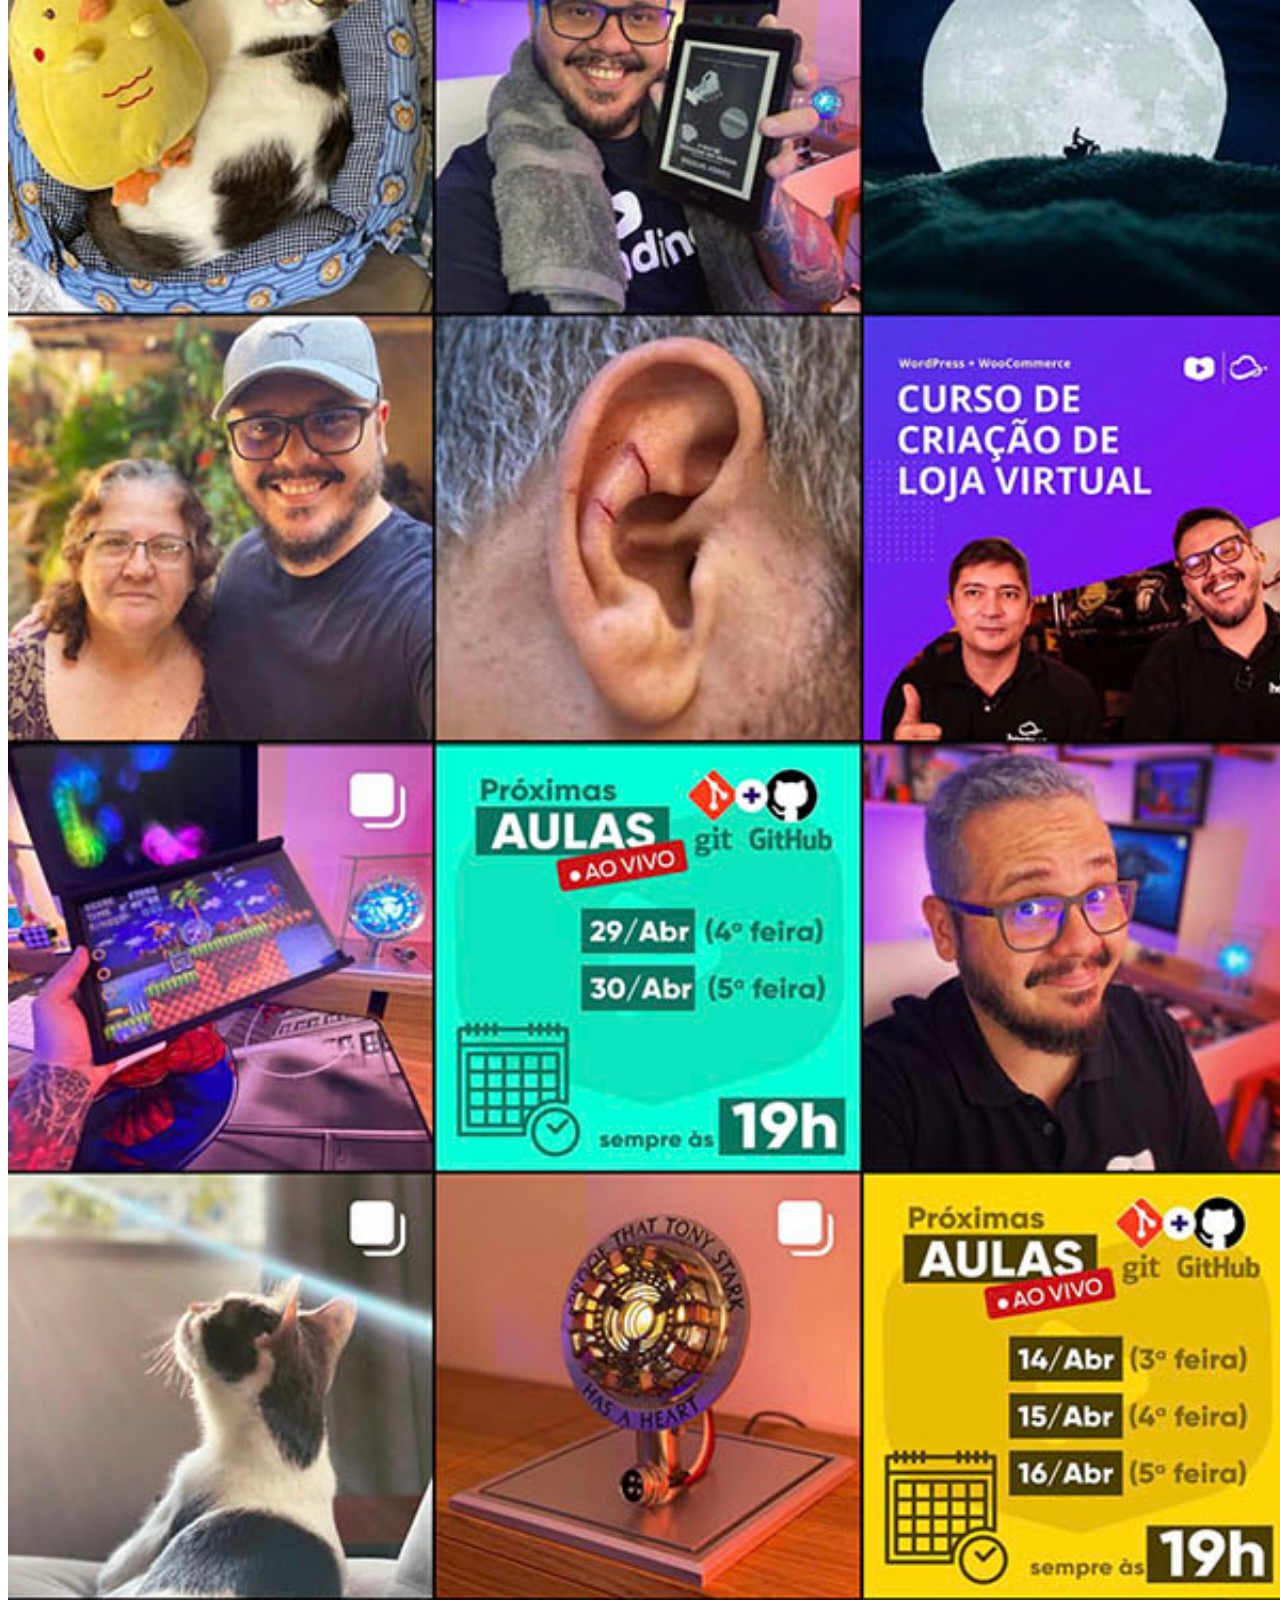
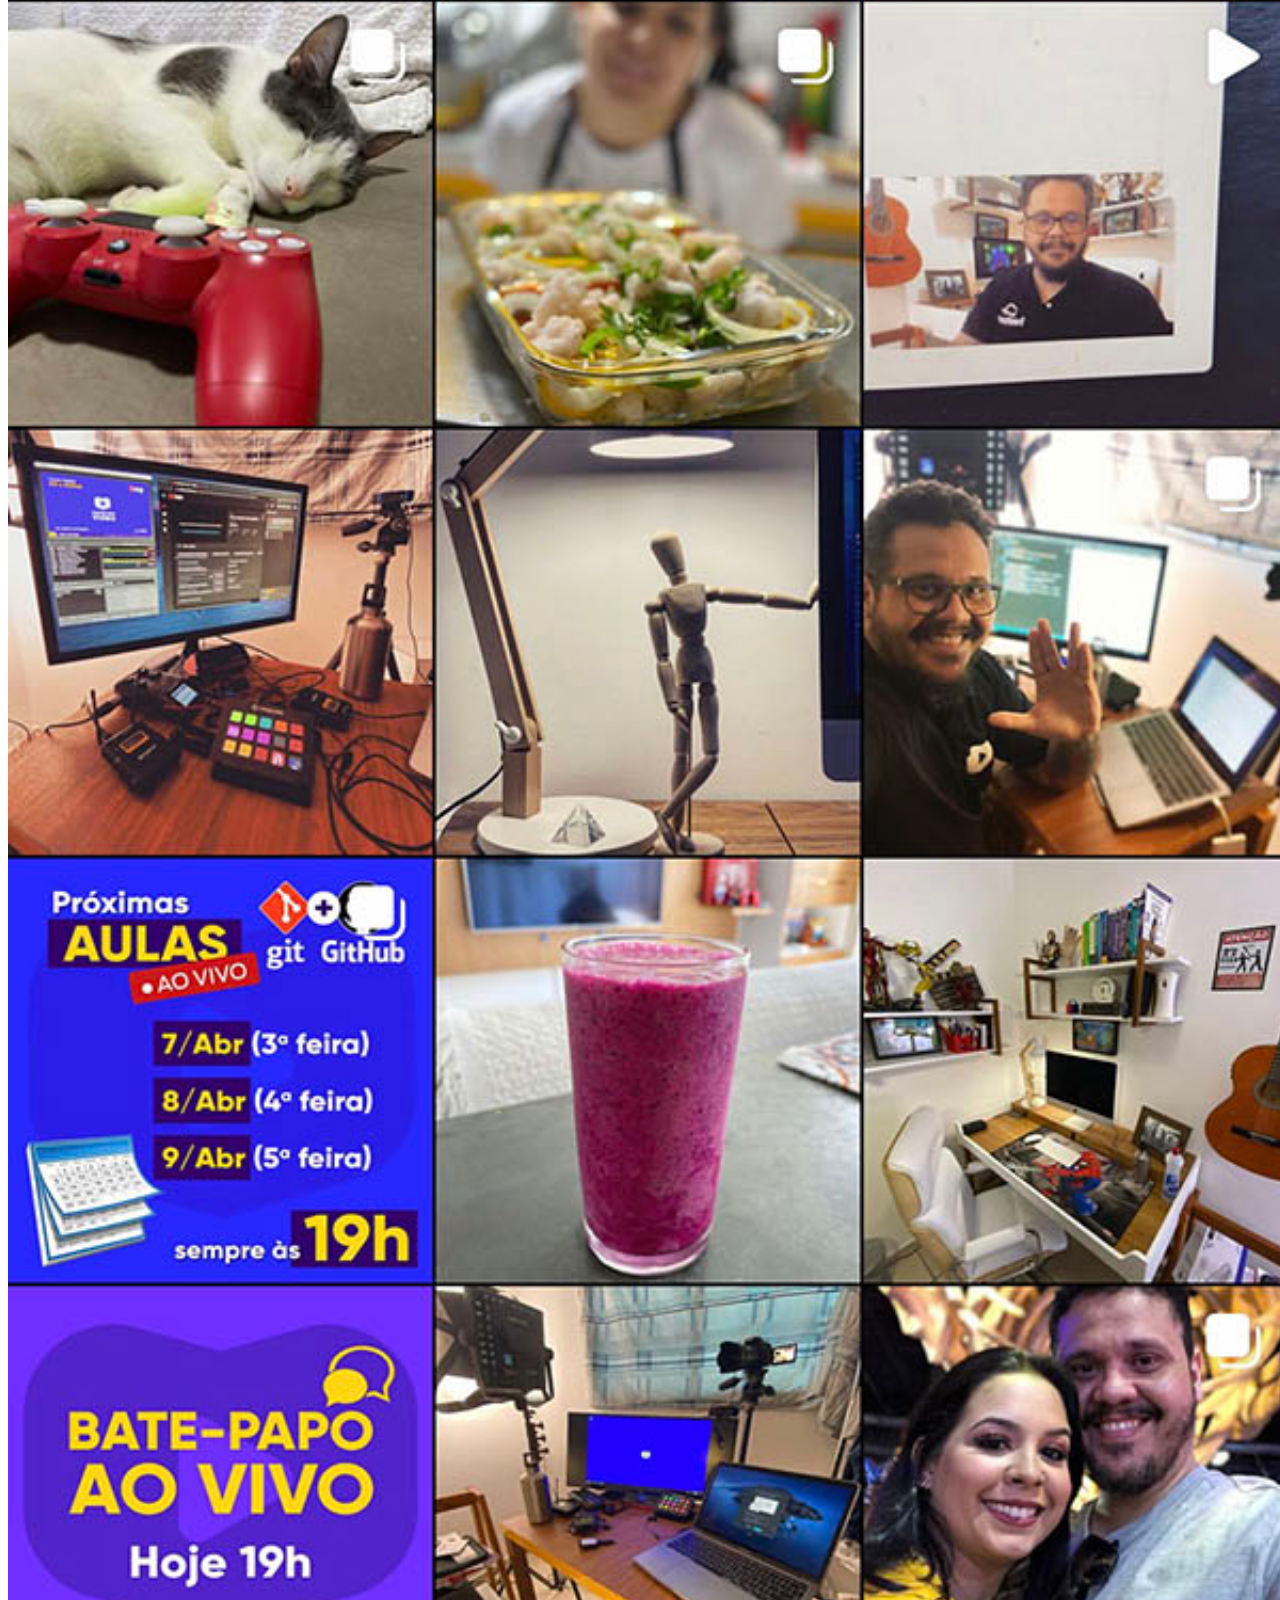
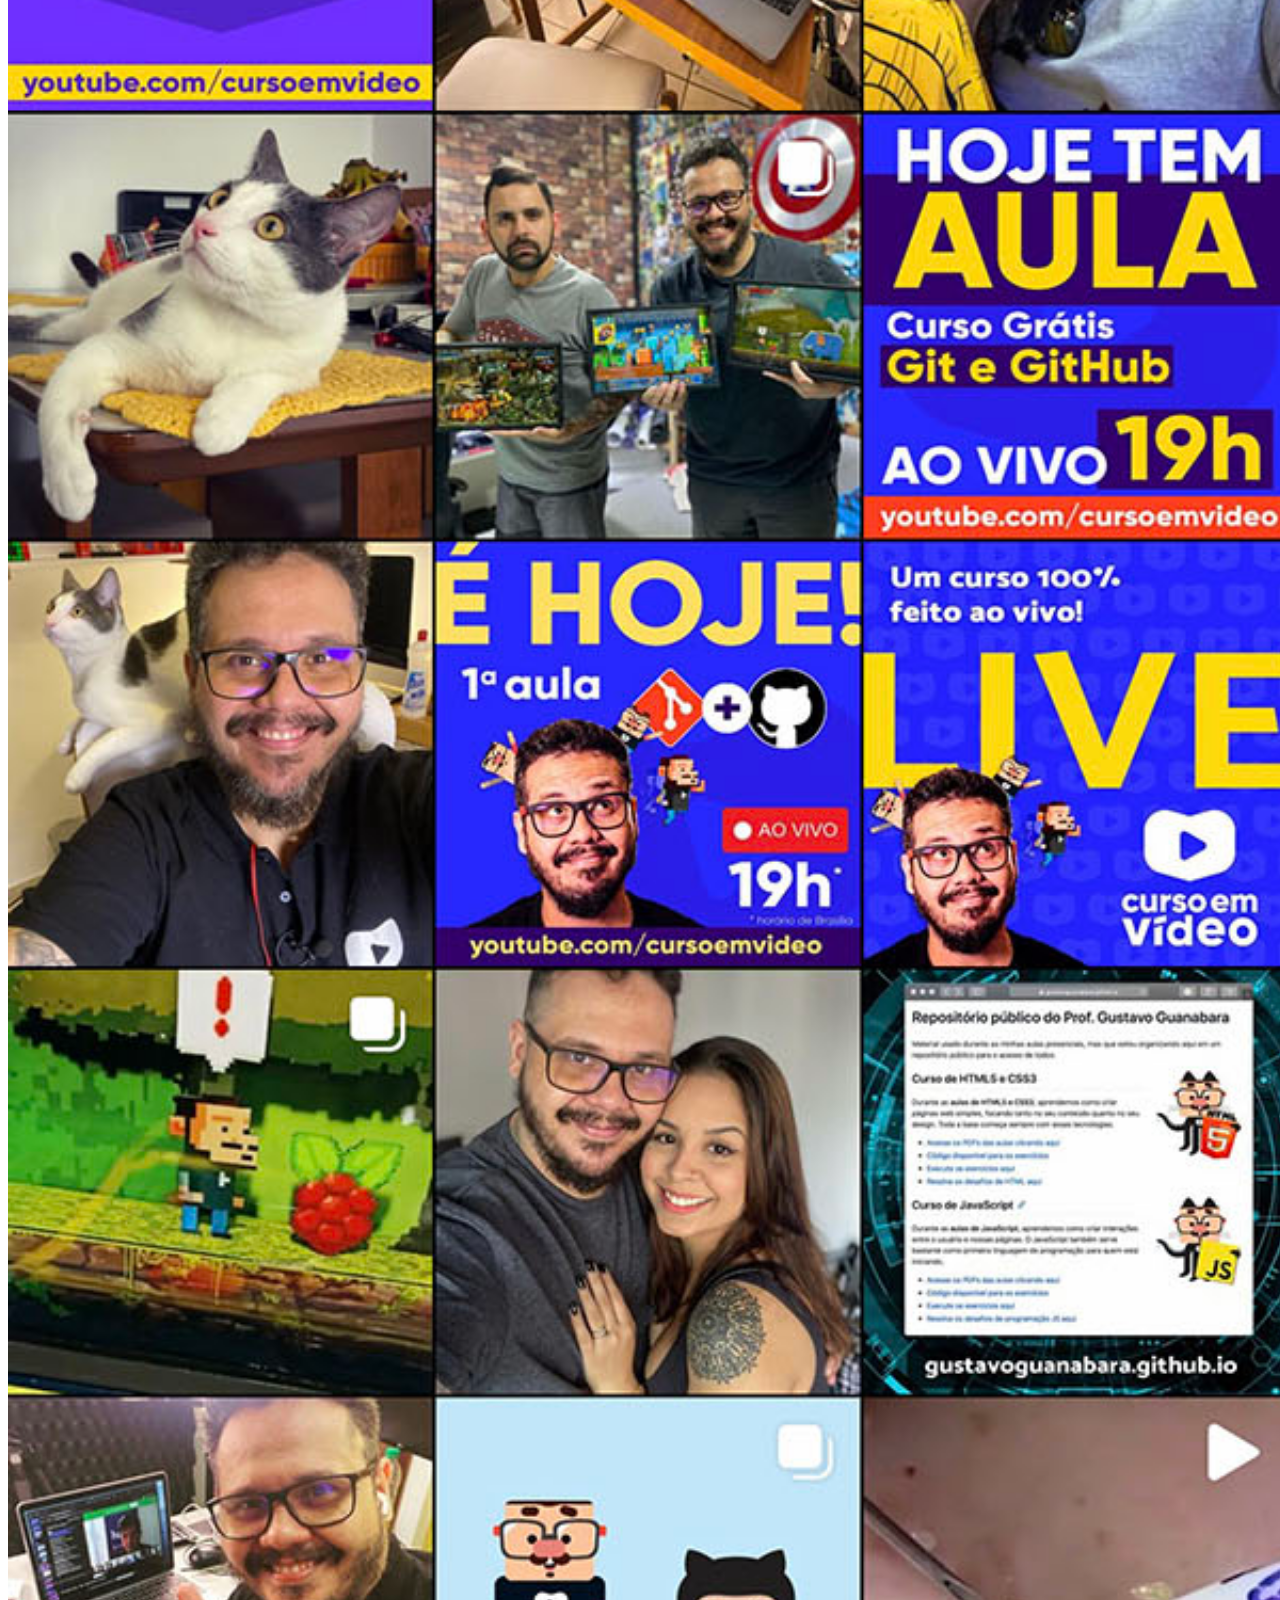
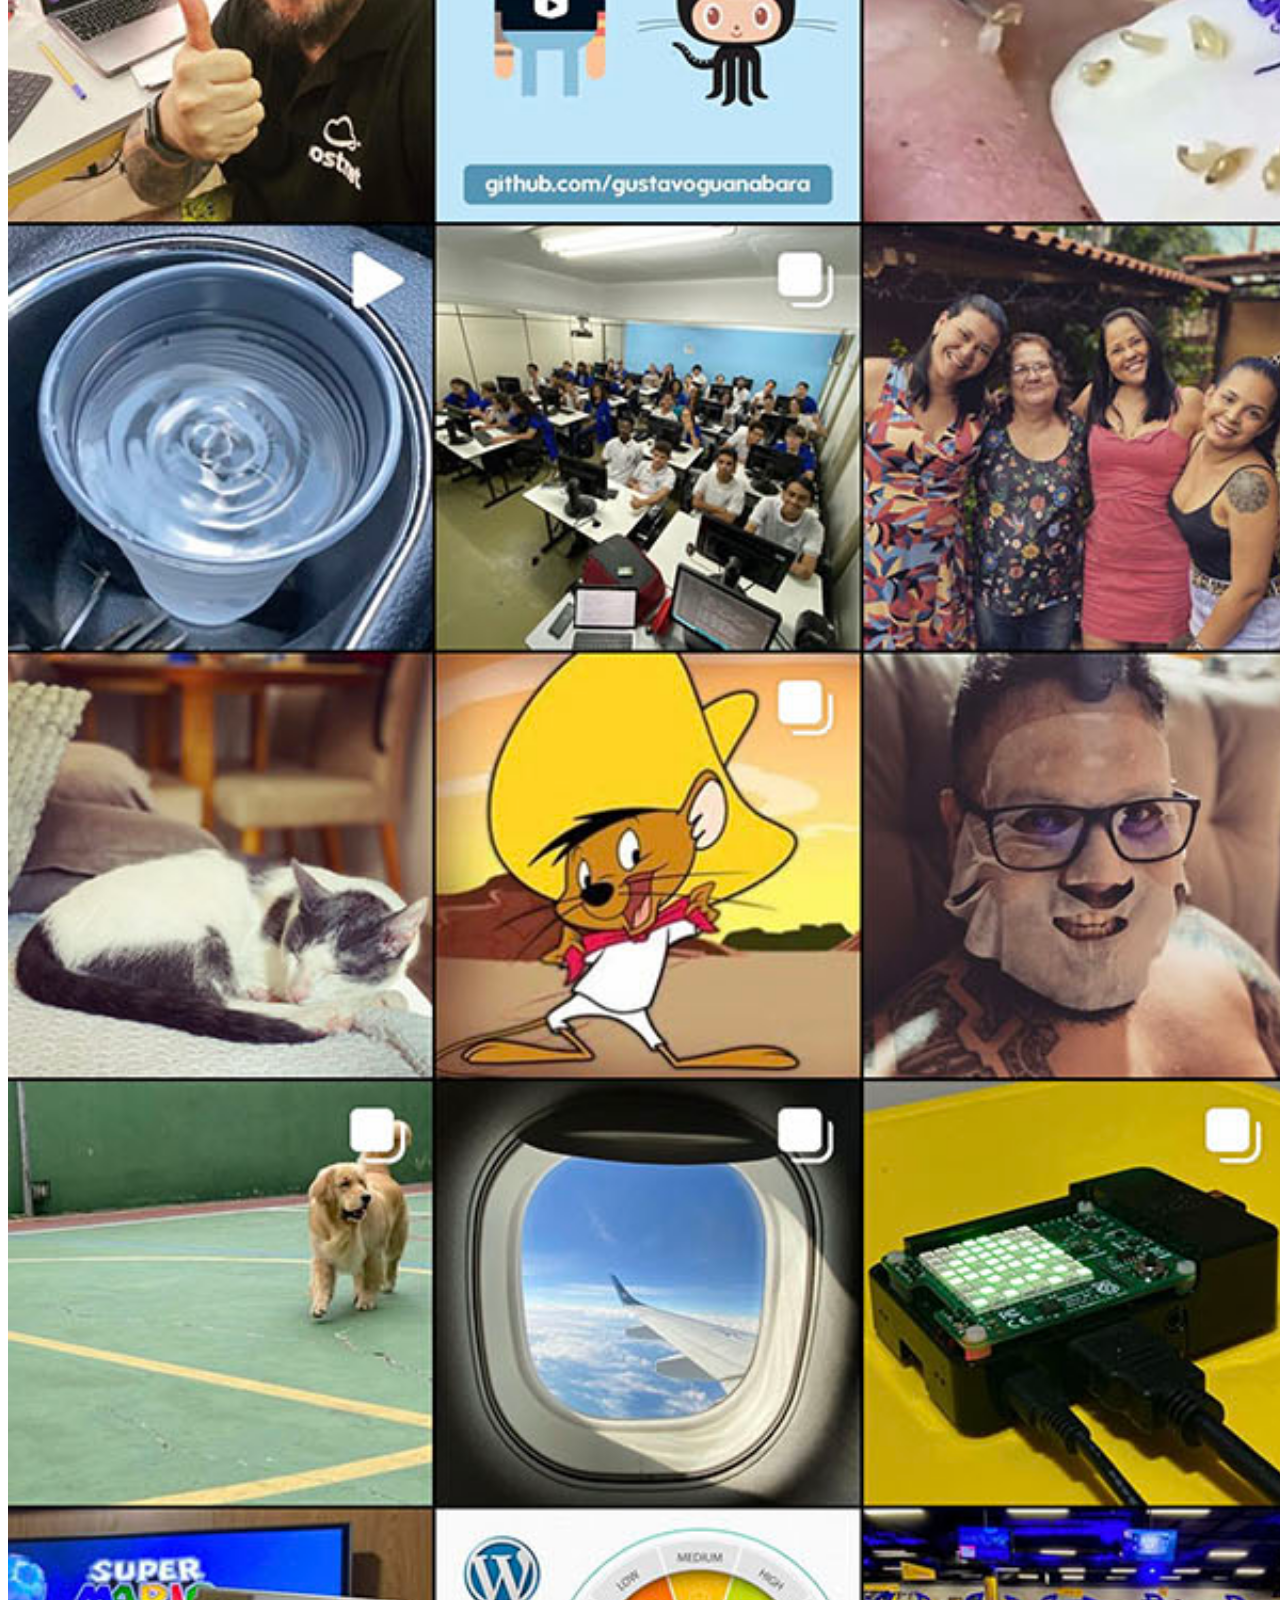
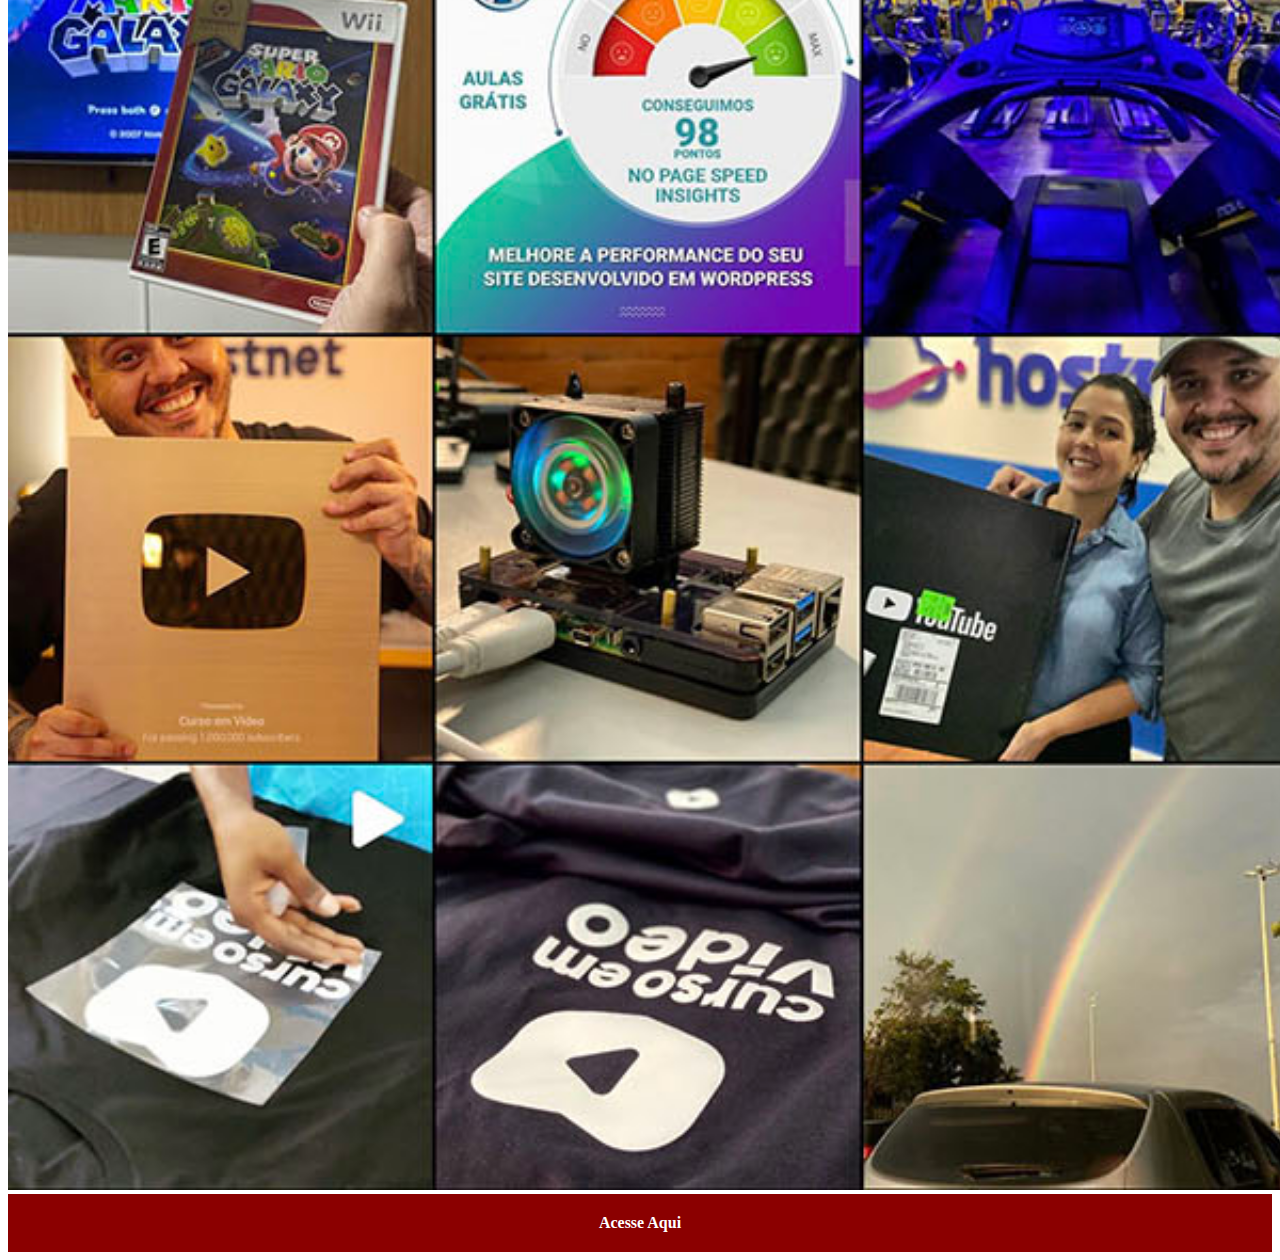
<file: instagram.html>
<!DOCTYPE html>
<html lang="pt-br">
<head>
    <meta charset="UTF-8">
    <meta name="viewport" content="width=device-width, initial-scale=1.0">
    <title>Instagram</title>
    <link rel="stylesheet" href="estilos/social.css">
</head>
<body>
    <img src="imagens/tela-instagram.jpg" alt="Instagram">
    <a href="https://www.instagram.com/gustavoguanabara/" target="_blank">Acesse Aqui</a>
</body>
</html>
</file>
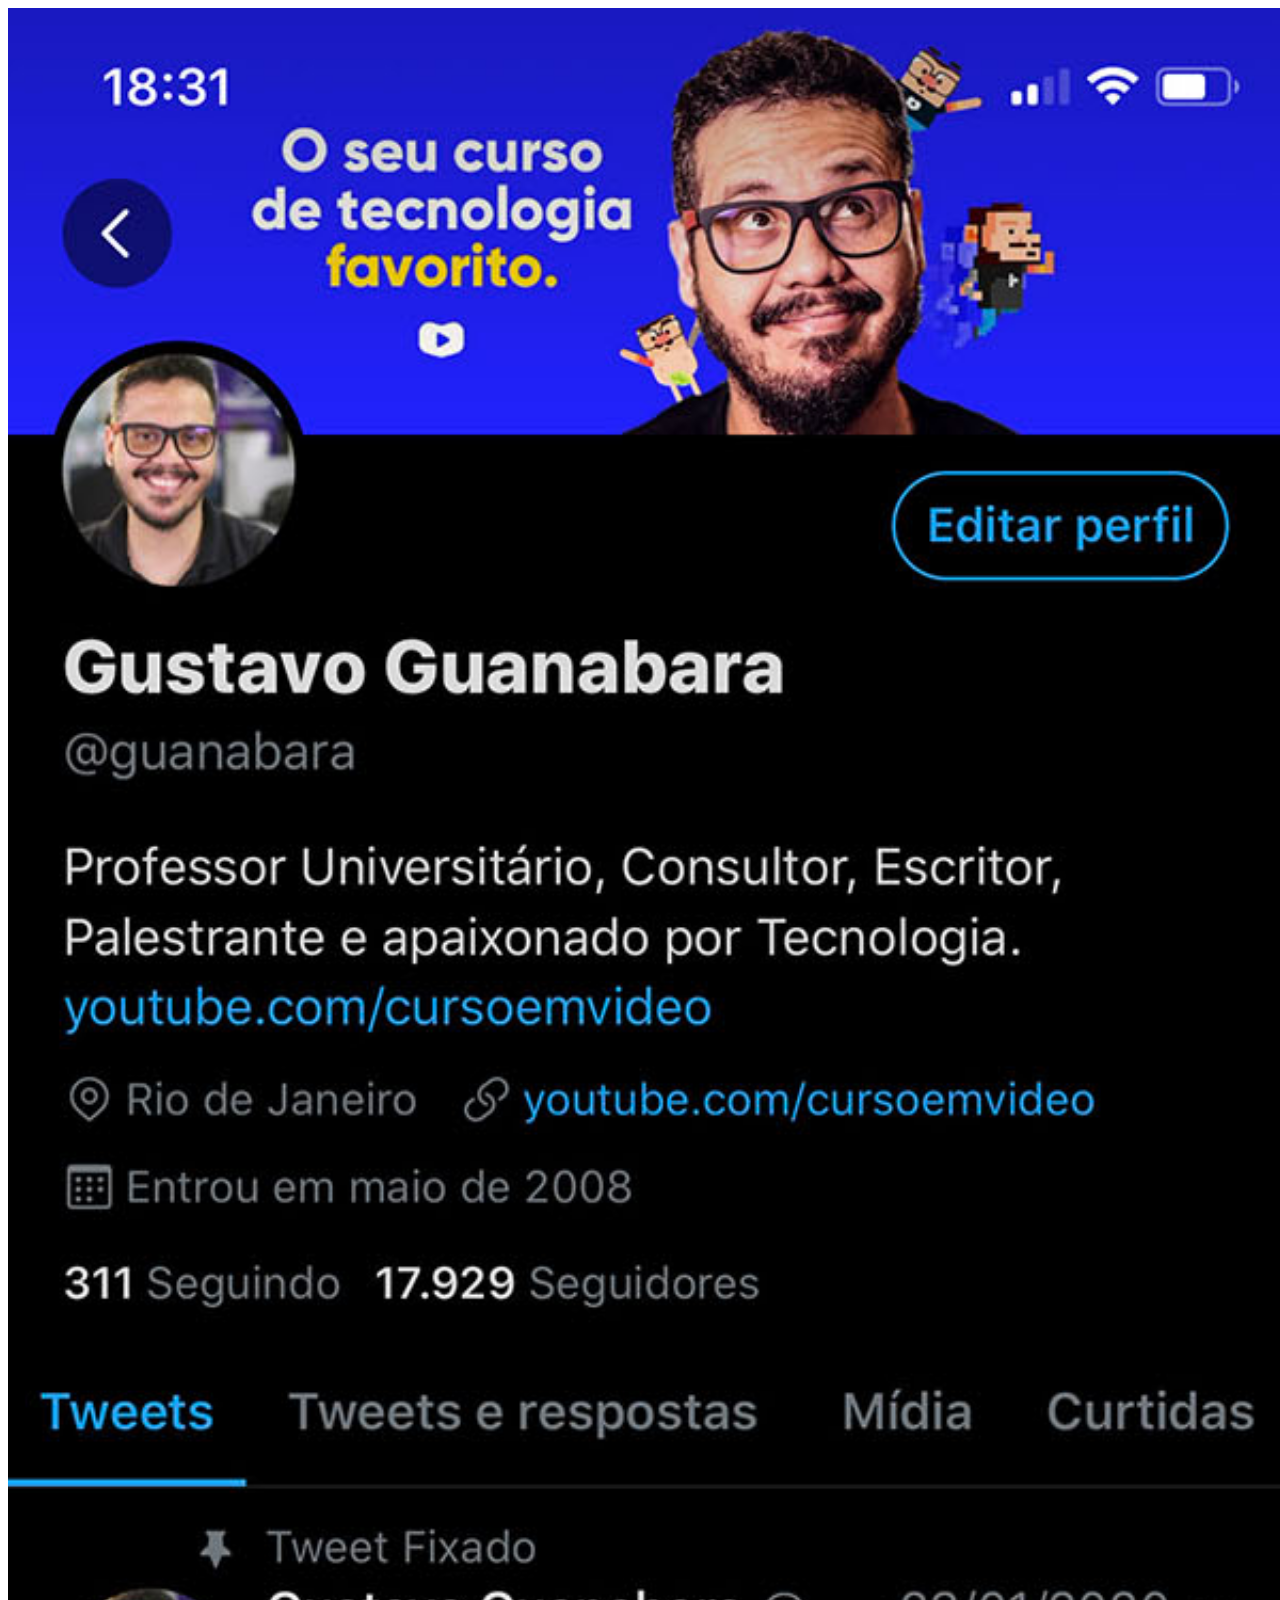
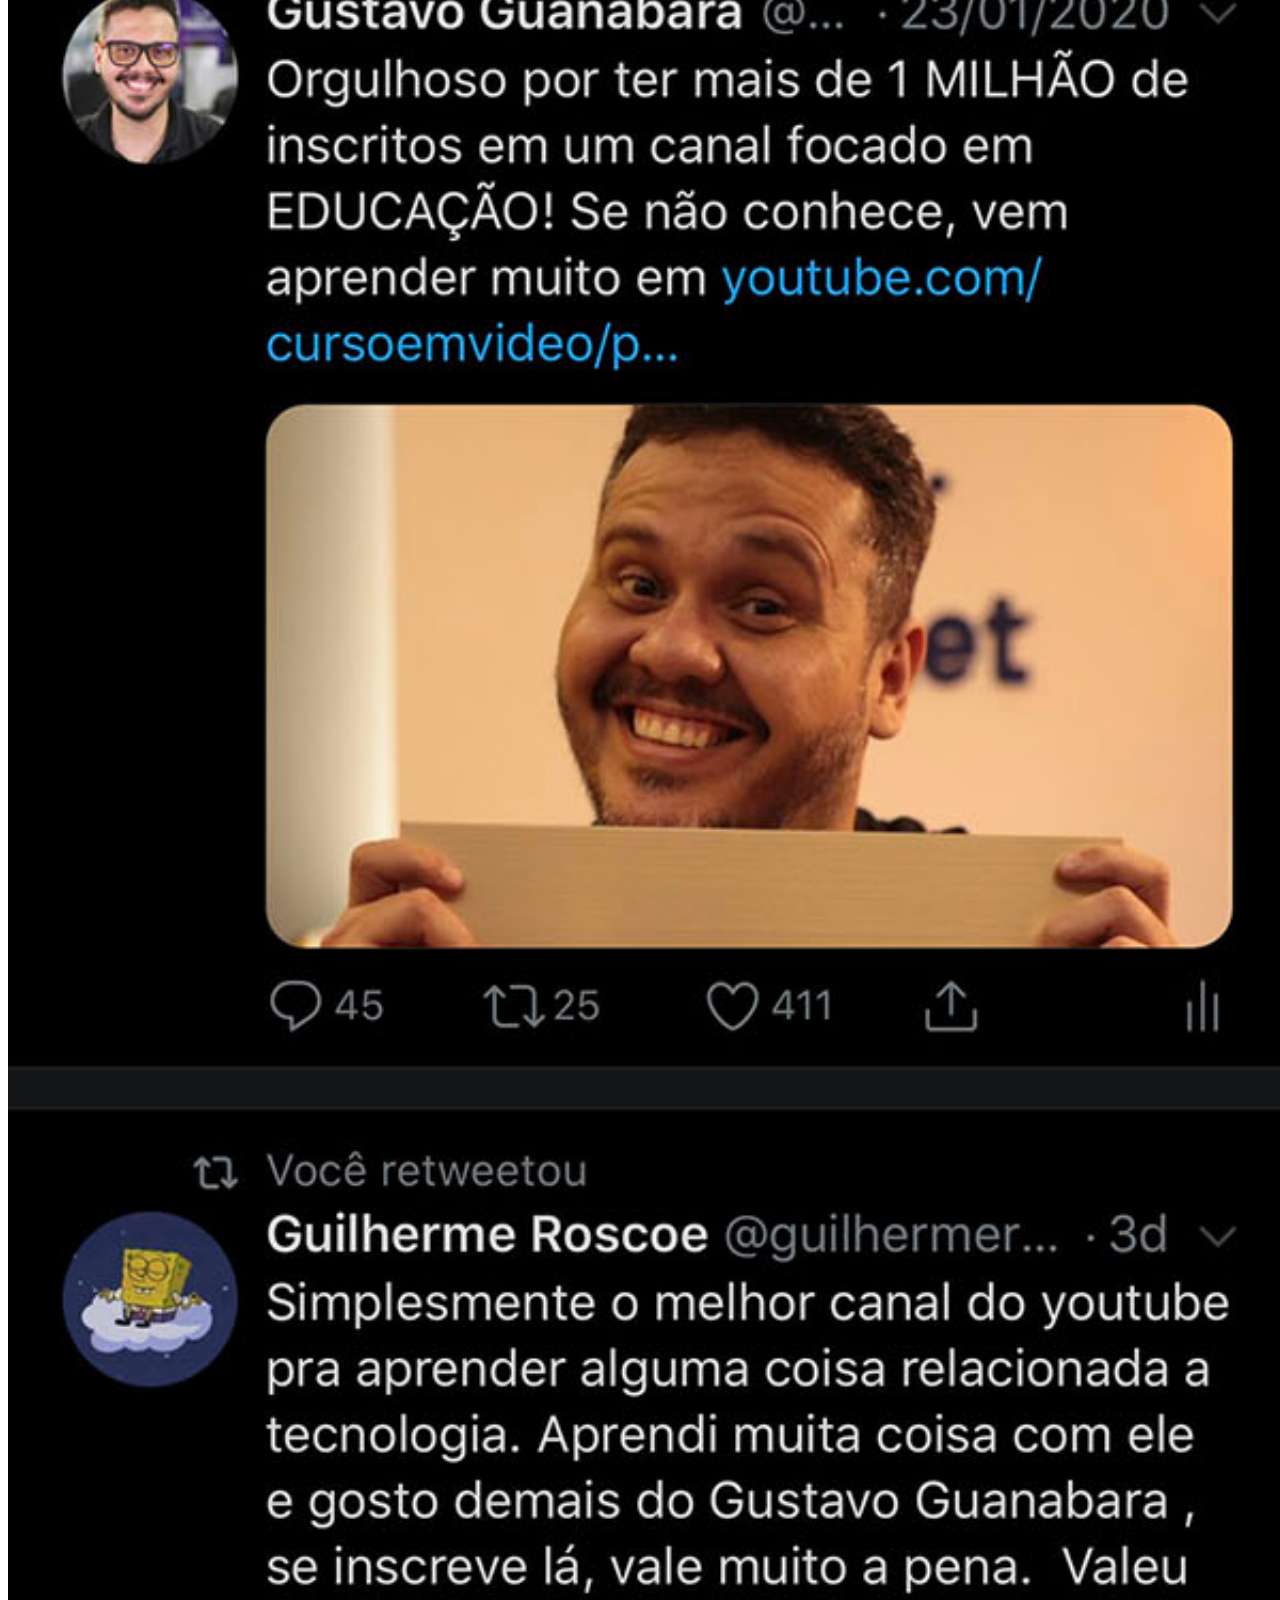
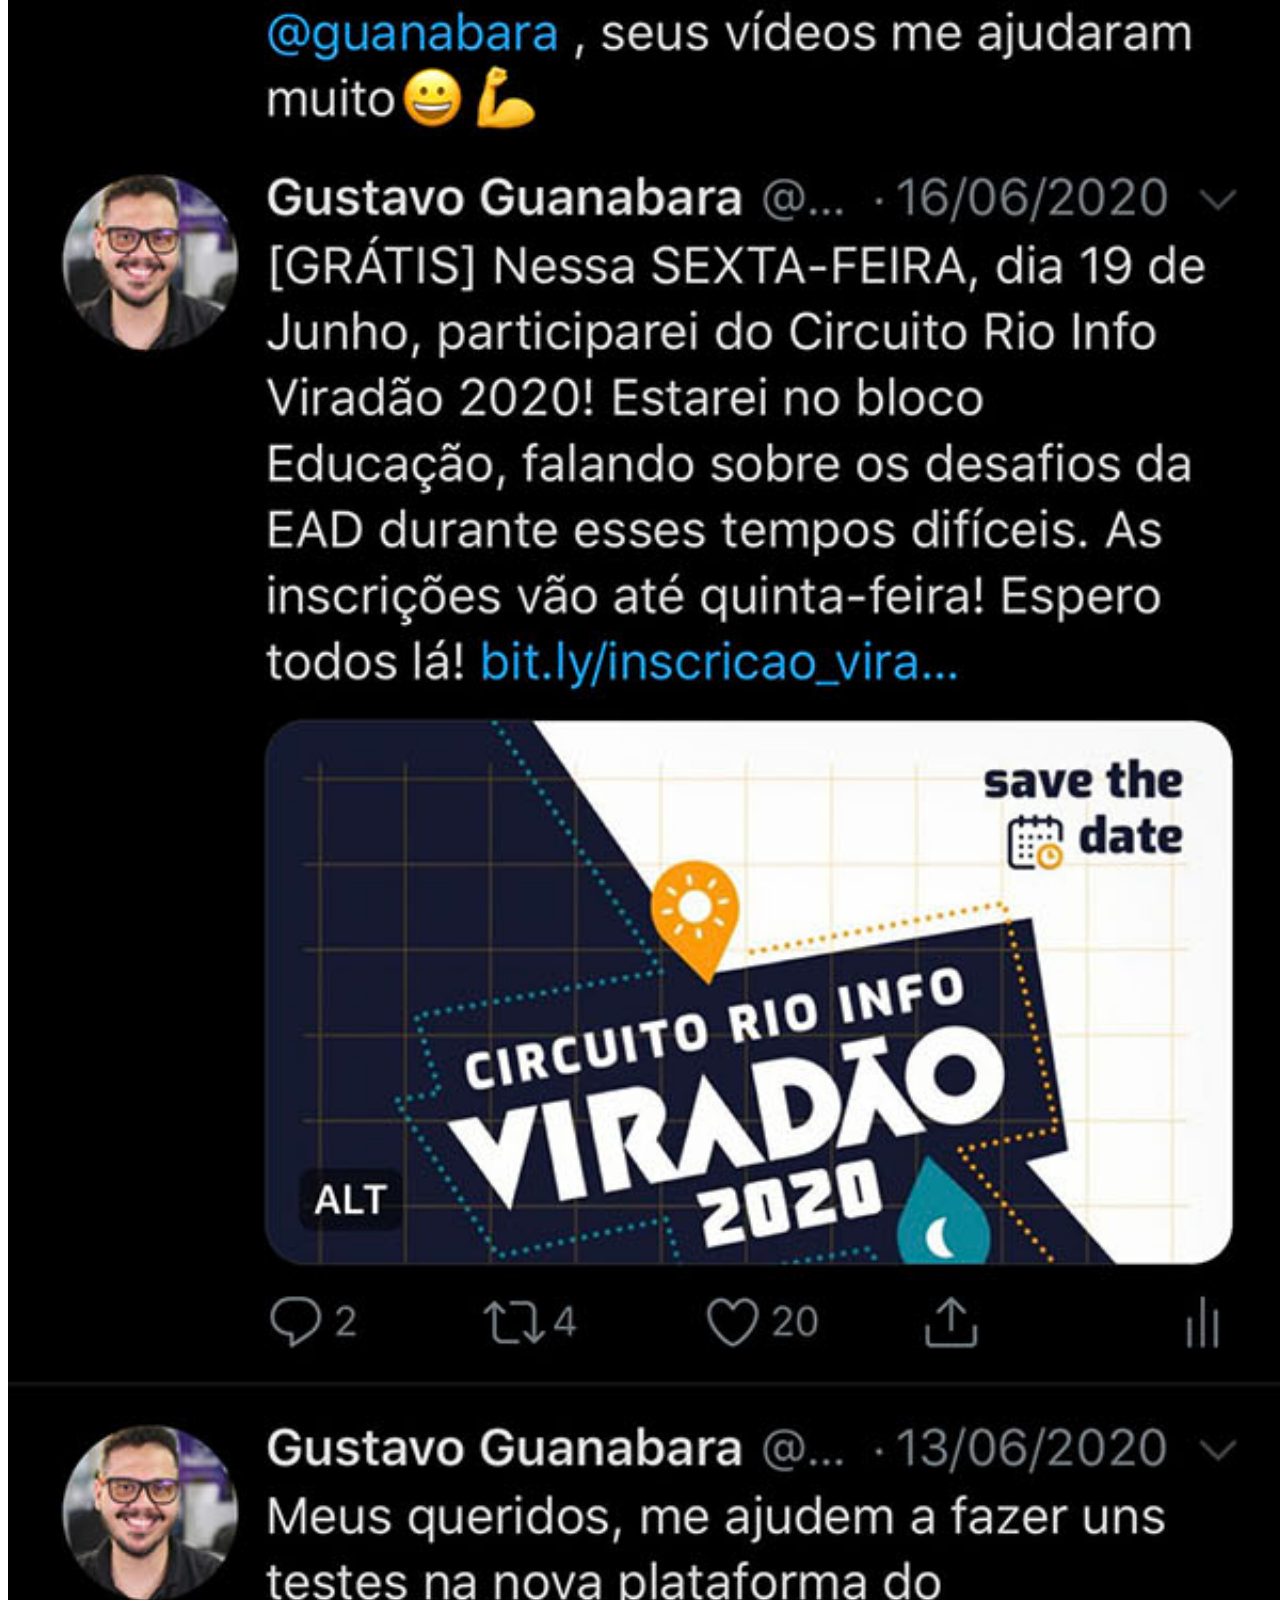
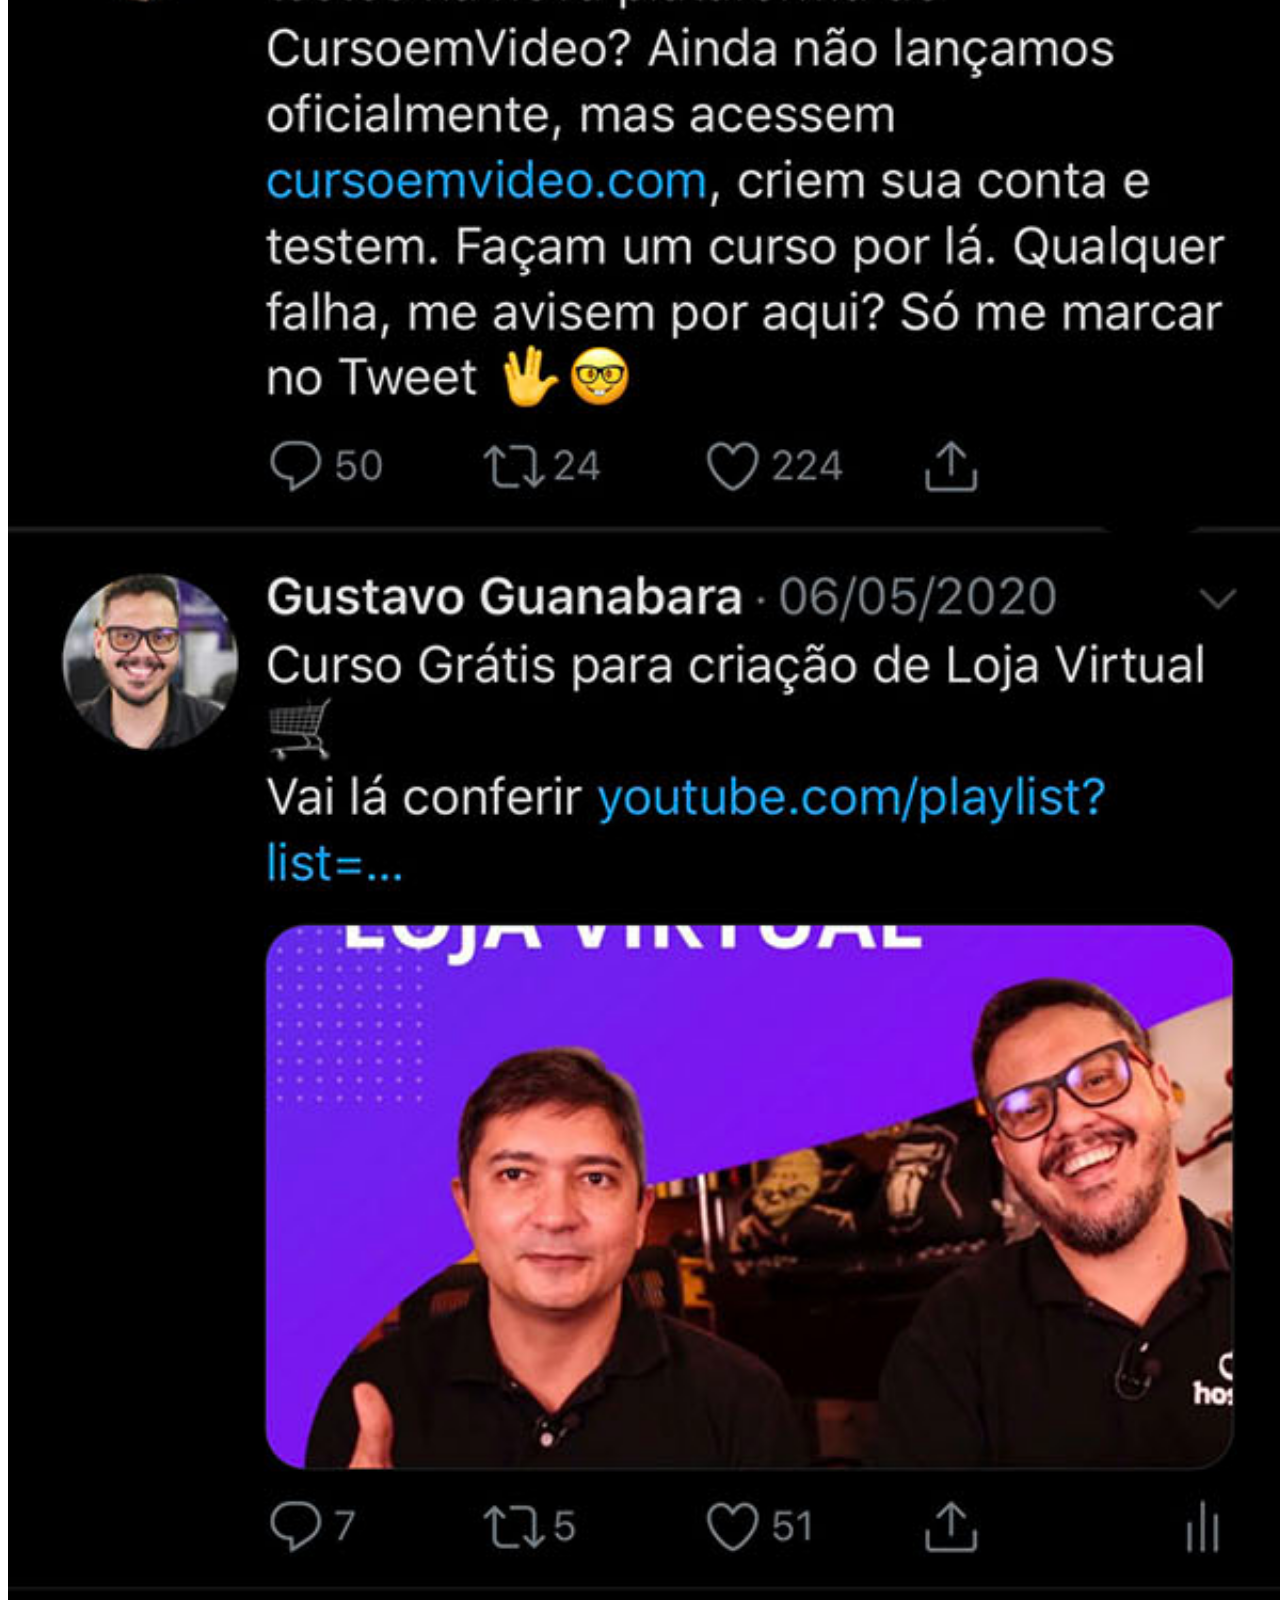
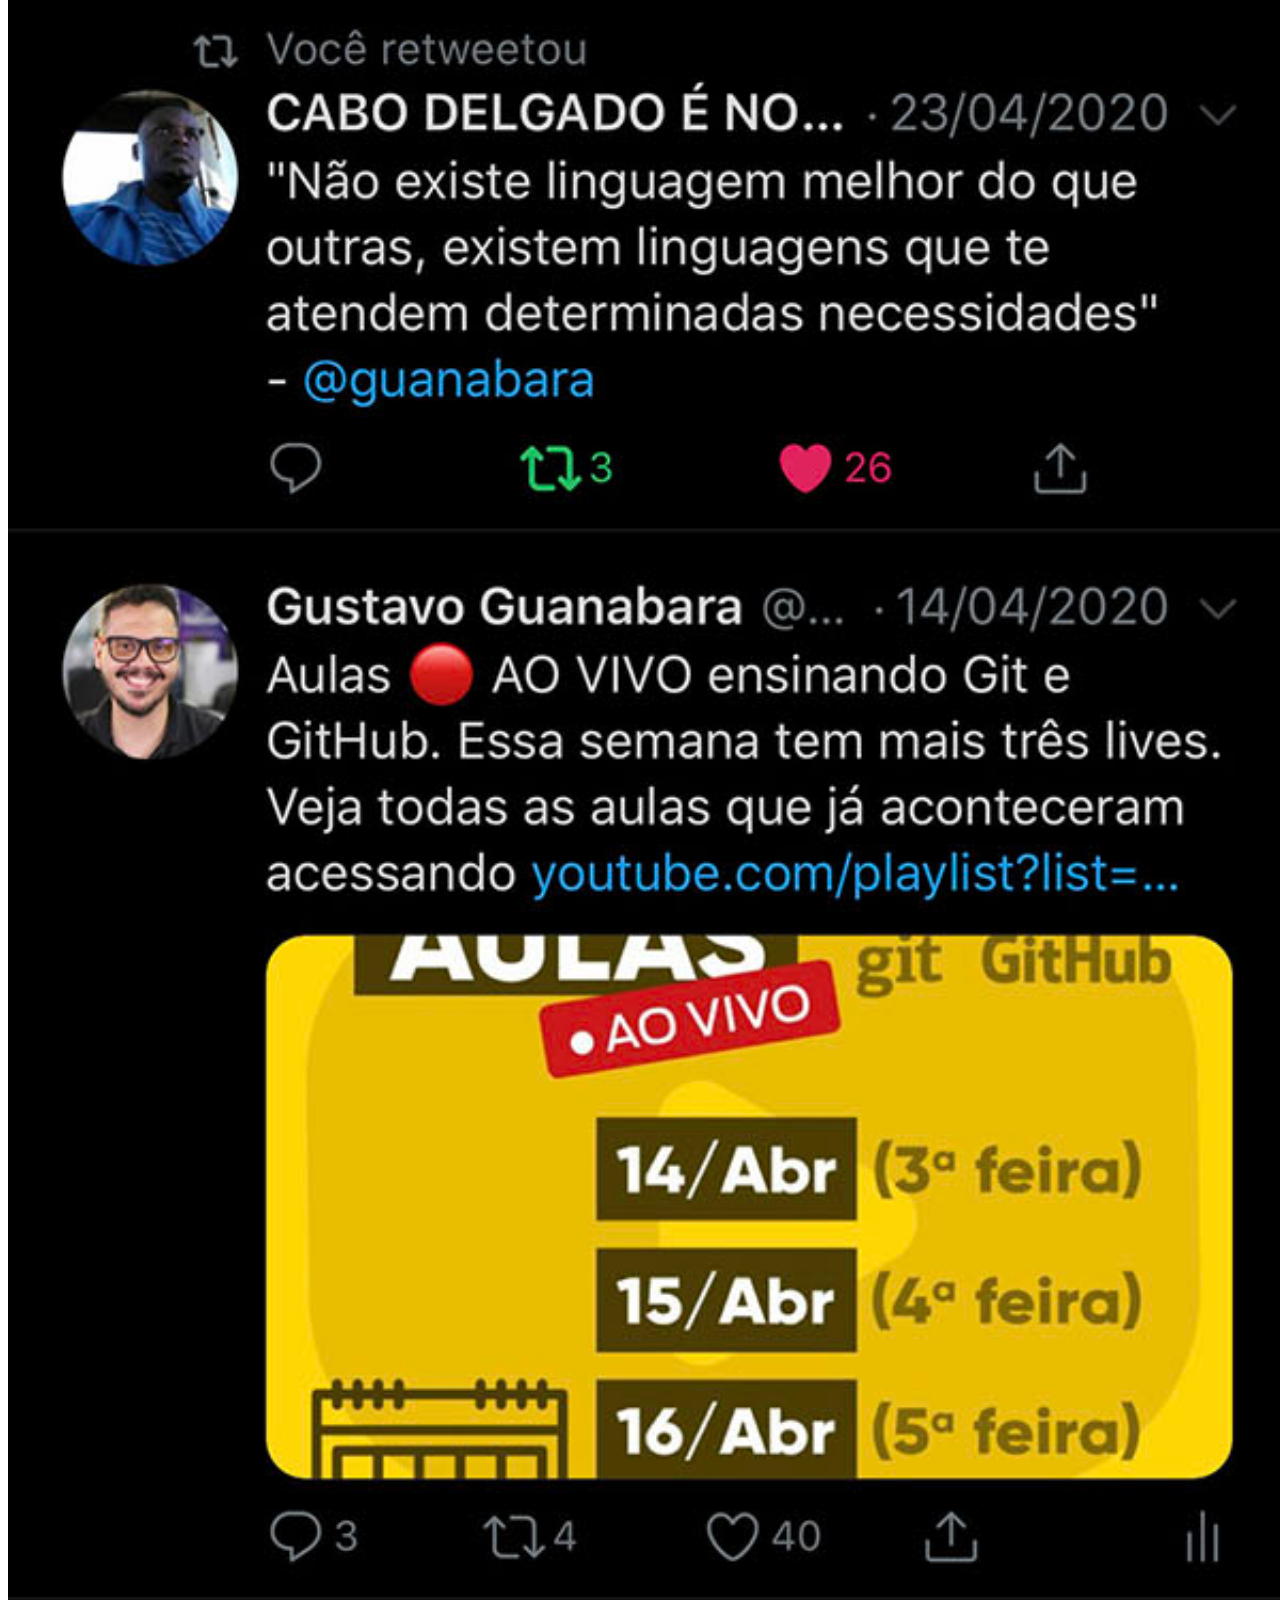
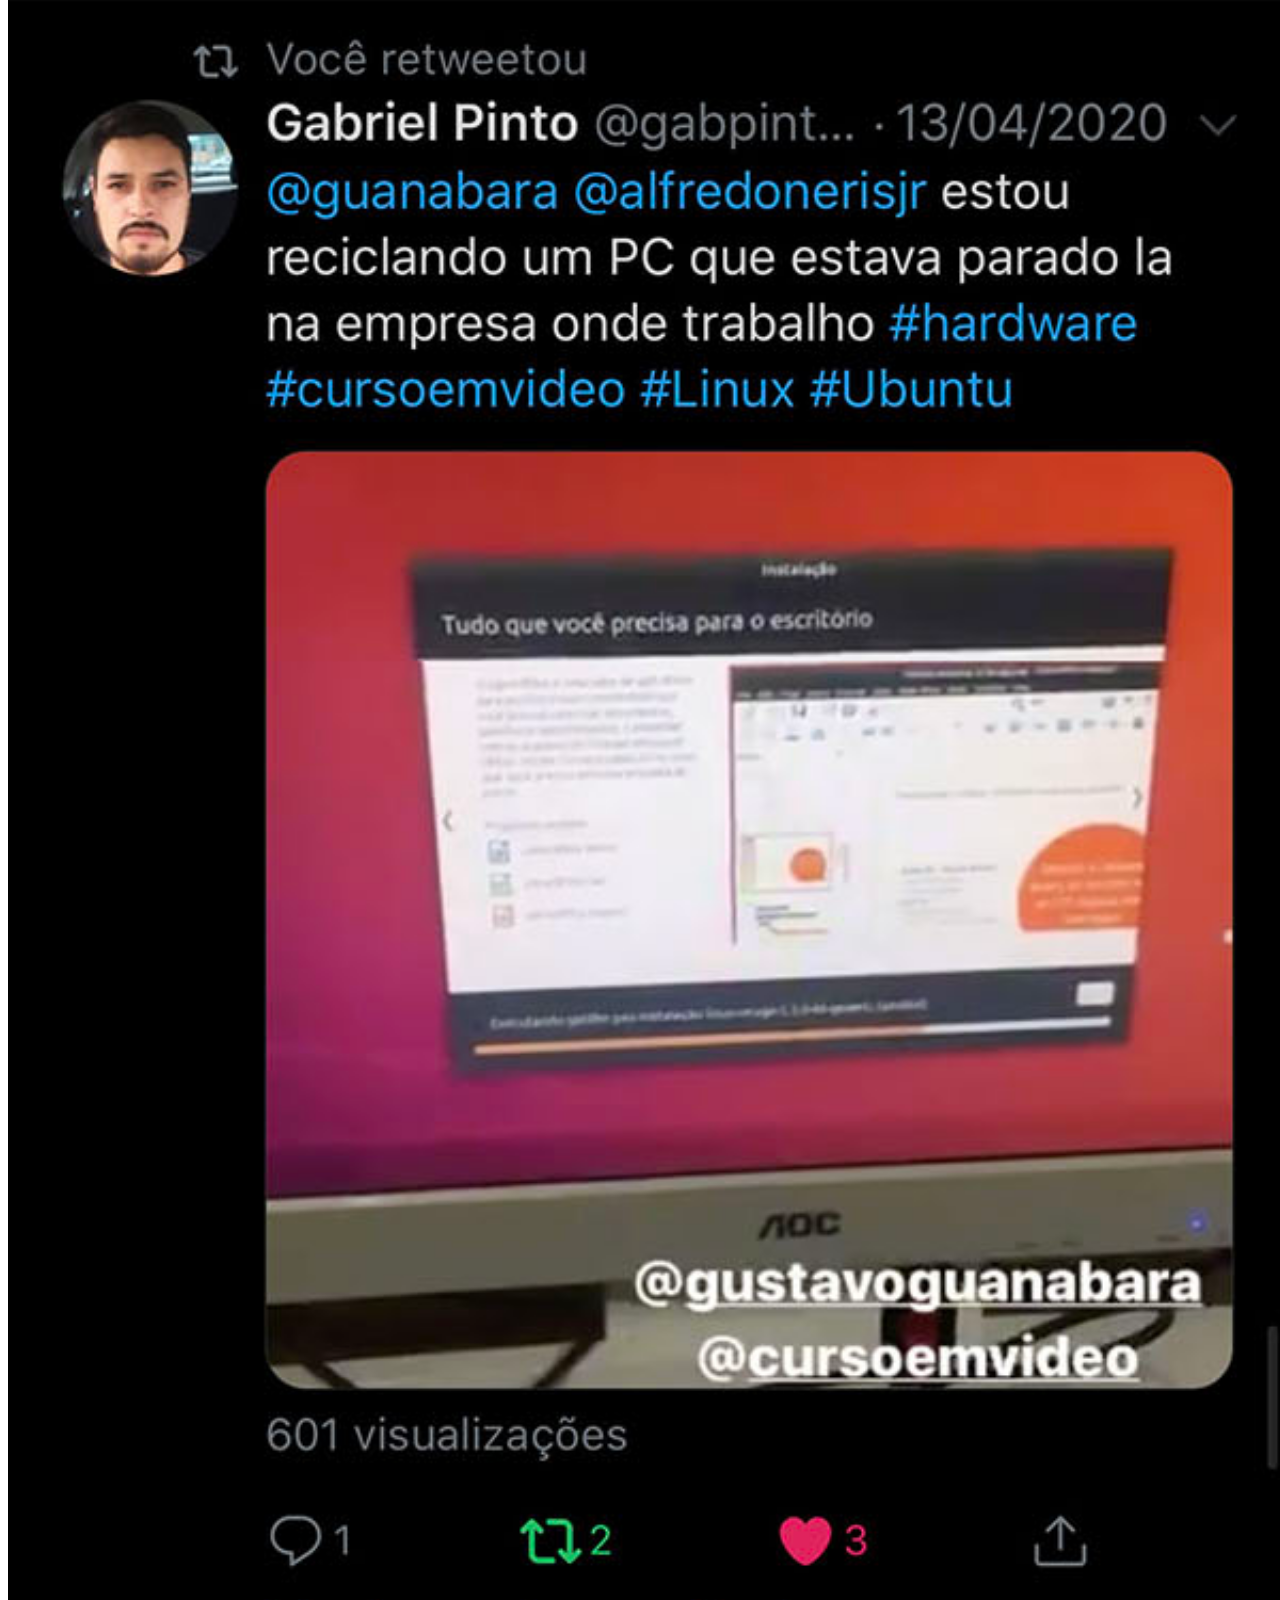
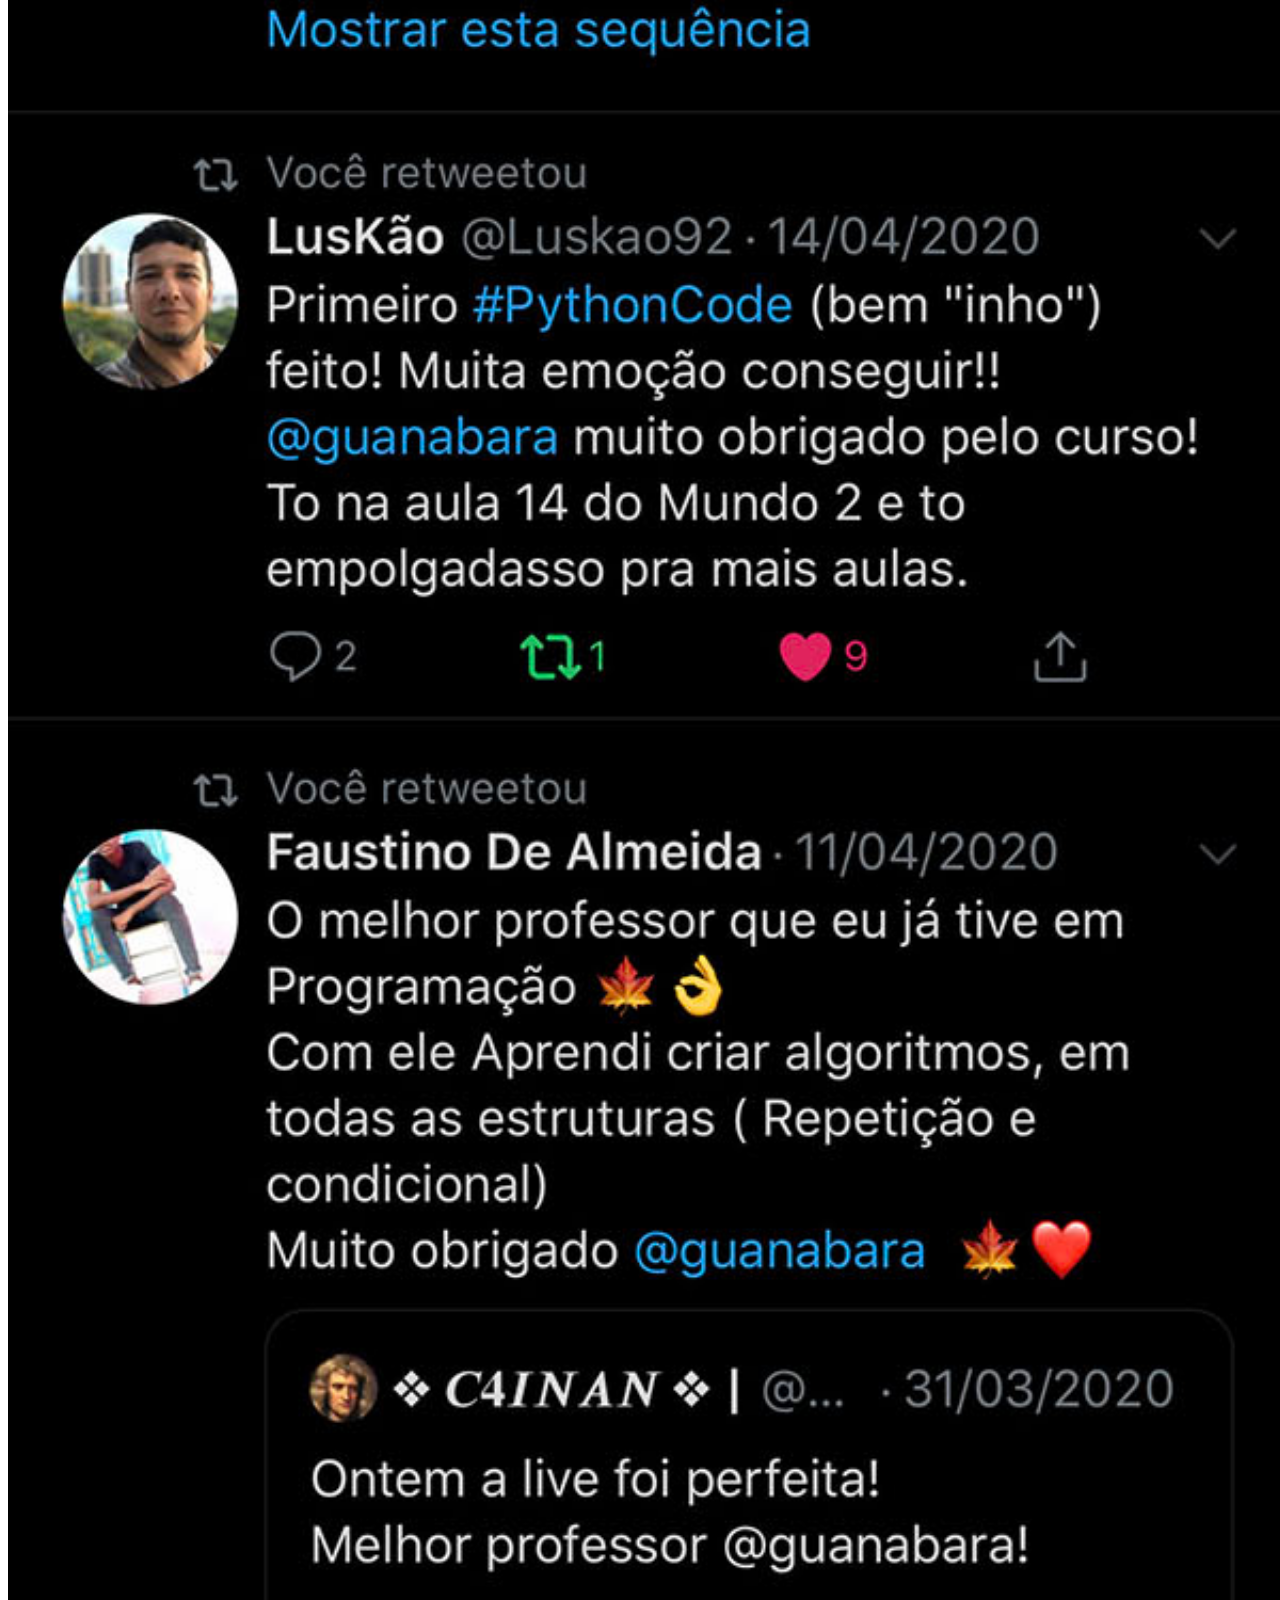
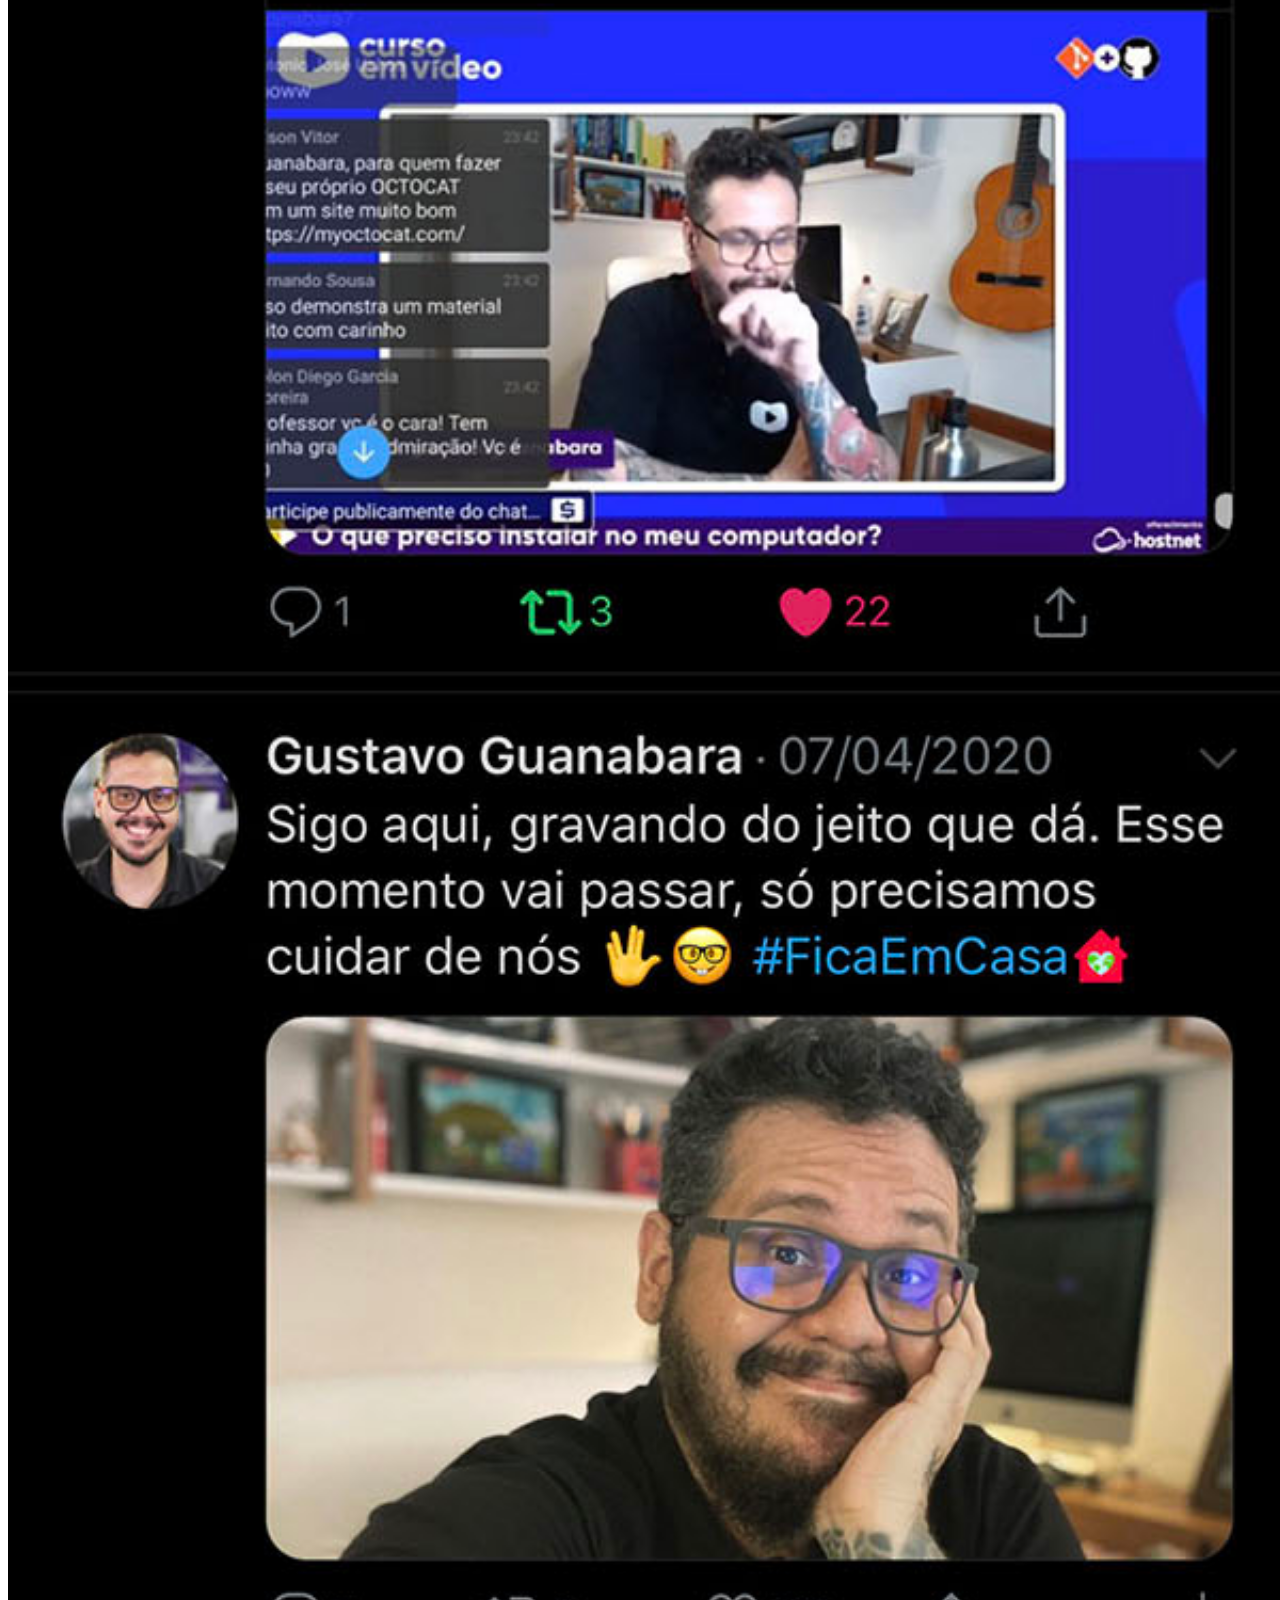
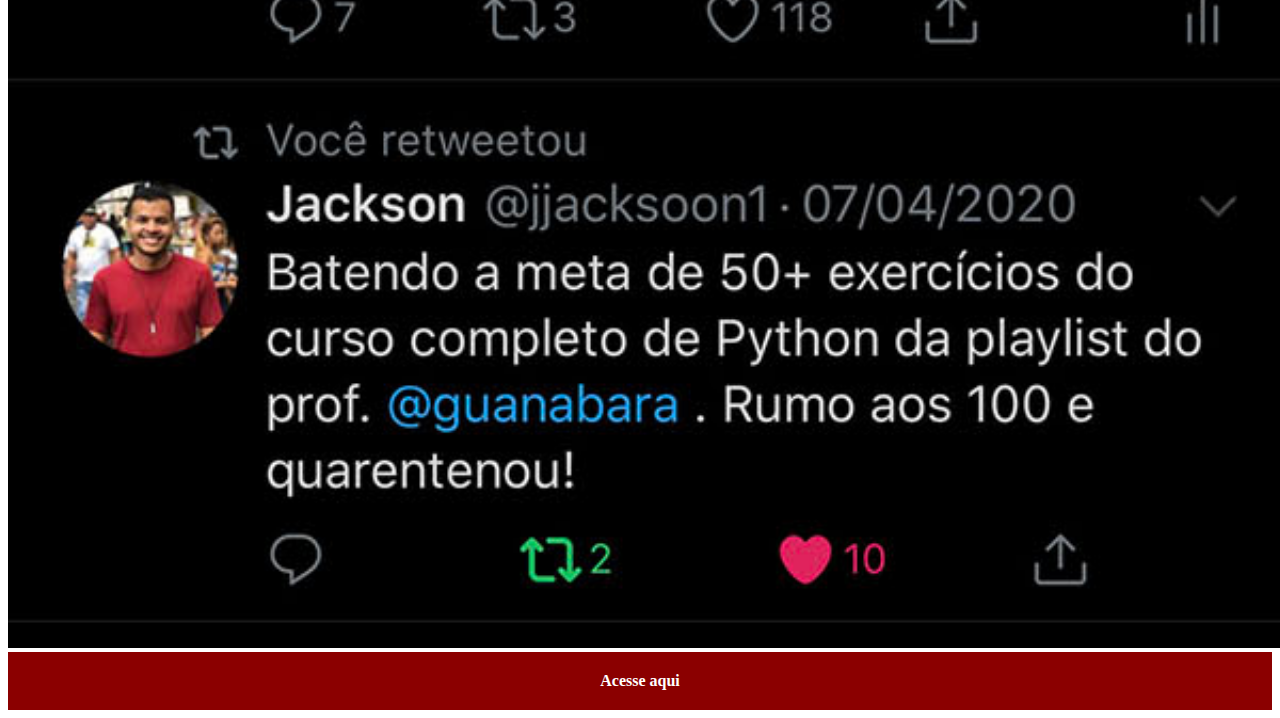
<file: twitter.html>
<!DOCTYPE html>
<html lang="pt-br">
<head>
    <meta charset="UTF-8">
    <meta name="viewport" content="width=device-width, initial-scale=1.0">
    <title>Twitter</title>
    <link rel="stylesheet" href="estilos/social.css">
</head>
<body>
    <img src="imagens/tela-twitter.jpg" alt="twitter">
    <a href="https://twitter.com/guanabara">Acesse aqui</a>
</body>
</html>
</file>
<file: estilos/style.css>
@charset "UTF-8"

* {
    margin: 0px; /*deixou sem margem na tela e sem padding*/
    padding: 0px;
    font-family: Arial, Helvetica, sans-serif;
}

html, body {
    height: 98vh; /*altura total da tela*/
    width: 99vw; /*larguraa total d tela*/
    background-color: rgb(17, 13, 7);
}

body {
    background: url('../imagens/fundo-madeira.jpg') no-repeat top center;
    background-size: cover; /*backgroud size cover deixa a imagem do tamanho da tela*/
    background-attachment: fixed;
}

main {
    height: 95vh;
    position: relative; /*tem que ter posicionamento relativo, para colocar no meio da tela a imagem da section, que tera posicionamento absolute*/
    
}

section#telefone {
    position: absolute;
    top: 50%; /*para a imagem ficar no meio da tela de cima para baixo, e left da esquerda para direita*/
    left: 50%;
    transform: translate(-50%, -50%);/*isso é para começar o meio no meio da imagem, se nao começaria no canto superior esquerdo*/

    height: 627px;
    width: 311px;
    background: url('../imagens/frame-iphone.png') no-repeat;
}

iframe#tela {
    position: relative;
    top: 80px;
    left: 22px;
    width: 269px;
    height: 471px;
}

section#redes-sociais {
    text-align: right; /*manda as imagens pro lado*/
}

section#redes-sociais img{
    width: 50px;
    margin: 10px;
    border-radius: 50%;/*deixa a borda redonda*/
    box-shadow: 2px 2px 5px rgba(0, 0, 0, 0.425);
    box-sizing: border-box; /*para deixar a borda dentro da caixa, no caso com efeito a borda nao sai da imagem*/
}

section#redes-sociais img:hover {
    border: 2px solid white; /*usado para fazer uma borda na imagem no caso, como se fosse um botão*/
    transform: translate(-4px, -4px); /*usado para deslocar a imagem quando mouse fica em cima levemente, se quiser mais so colocar mais px*/
    box-shadow: 5px 5px 10px rgba(0, 0, 0, 0.445);/* nesse caso a box shadow, quando levanta por causa do hover aumenta a sombra*/
    transition: transform 0.5s, border 0.8s; /*para quando coloca  mouse em cima da imagem ele se movimentar em meio segundo, a imagem consegue ser vista melhor se mexendo, podendo mexer na borda tb*/
}
</file>
<file: estilos/social.css>
@charset "UTF-8"

* {
    margin: 0px;
    padding: 0px;
    font-family: Arial, Helvetica, sans-serif;
}

::-webkit-scrollbar{/*usado para esconder totalmente as barras de rolagem*/
    width: 0px;
    height: 0px;
}


img{
    width: 100vw;
    
}

a {
    display: block;
    background-color: darkred;
    color: white;
    padding: 20px;
    text-align: center;
    font-weight: bolder;
    text-decoration: none;
}

a:hover {
    background-color: red;
}
</file>
